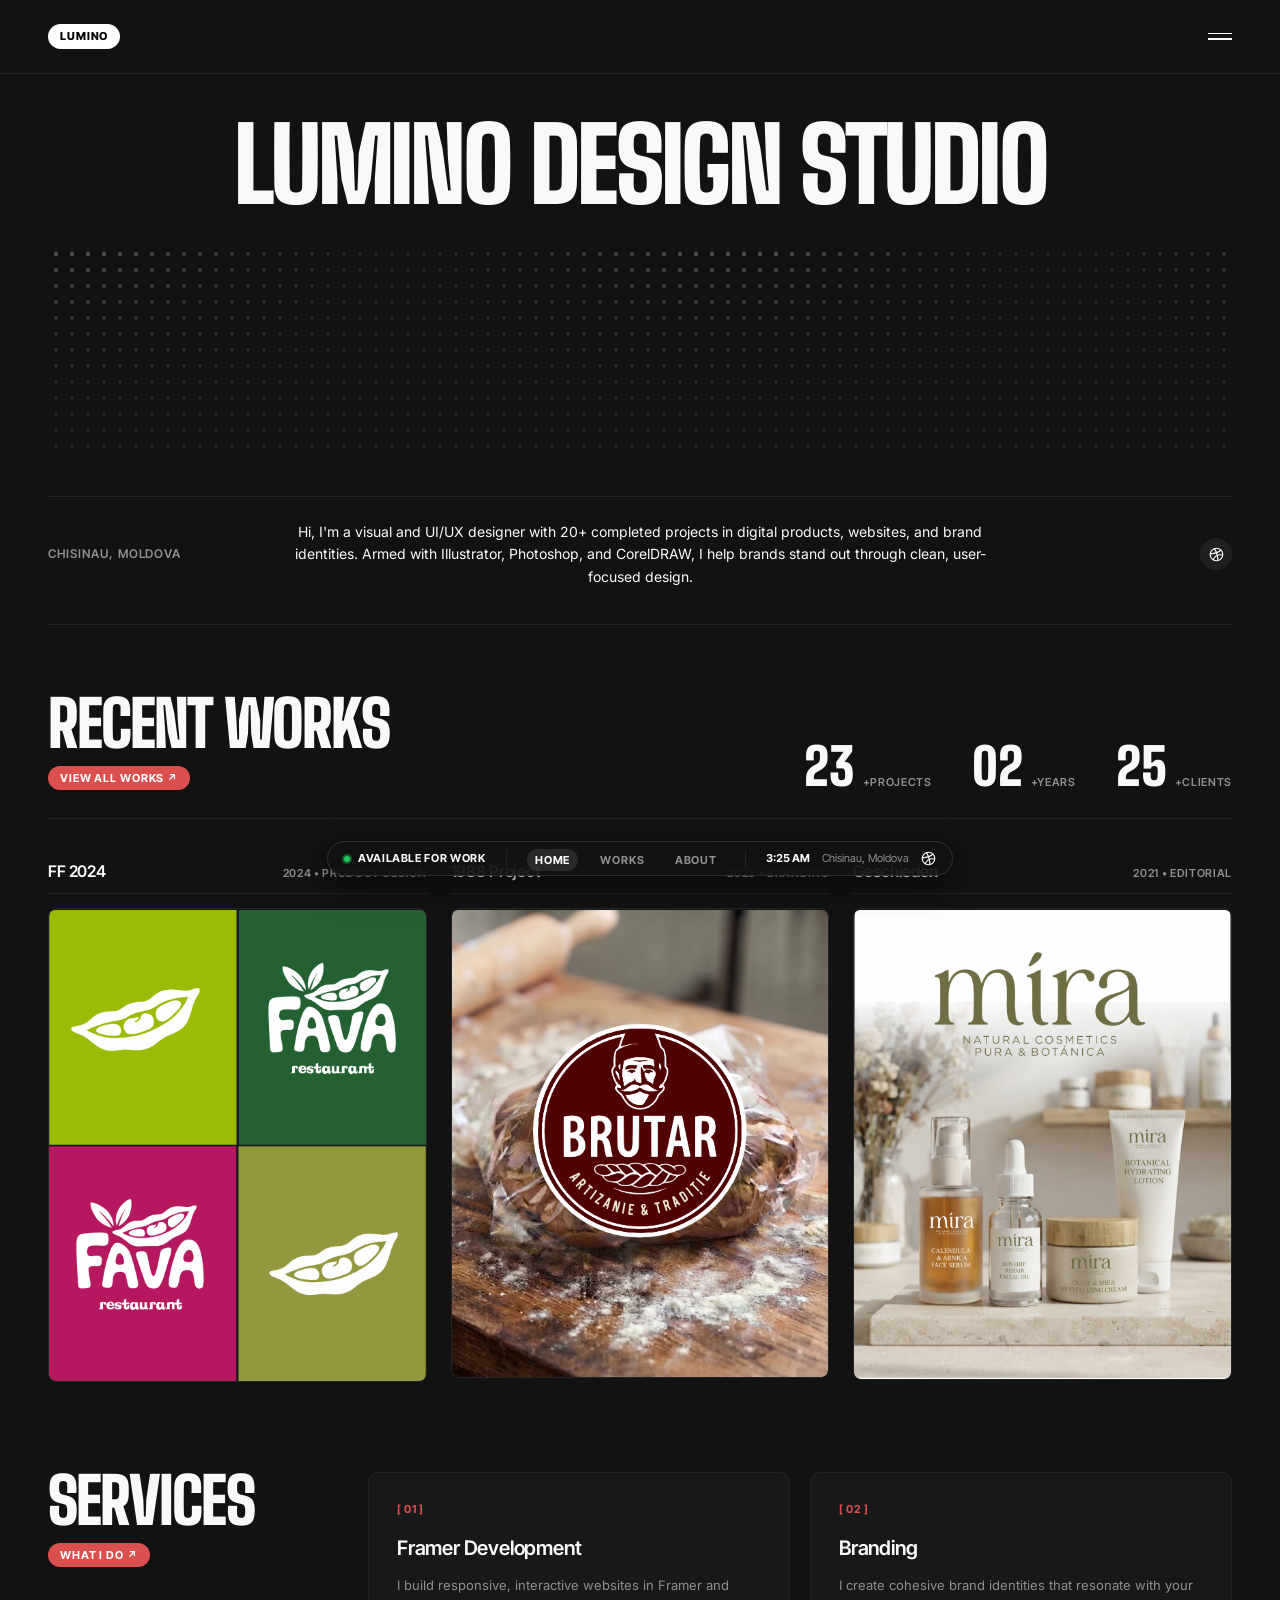
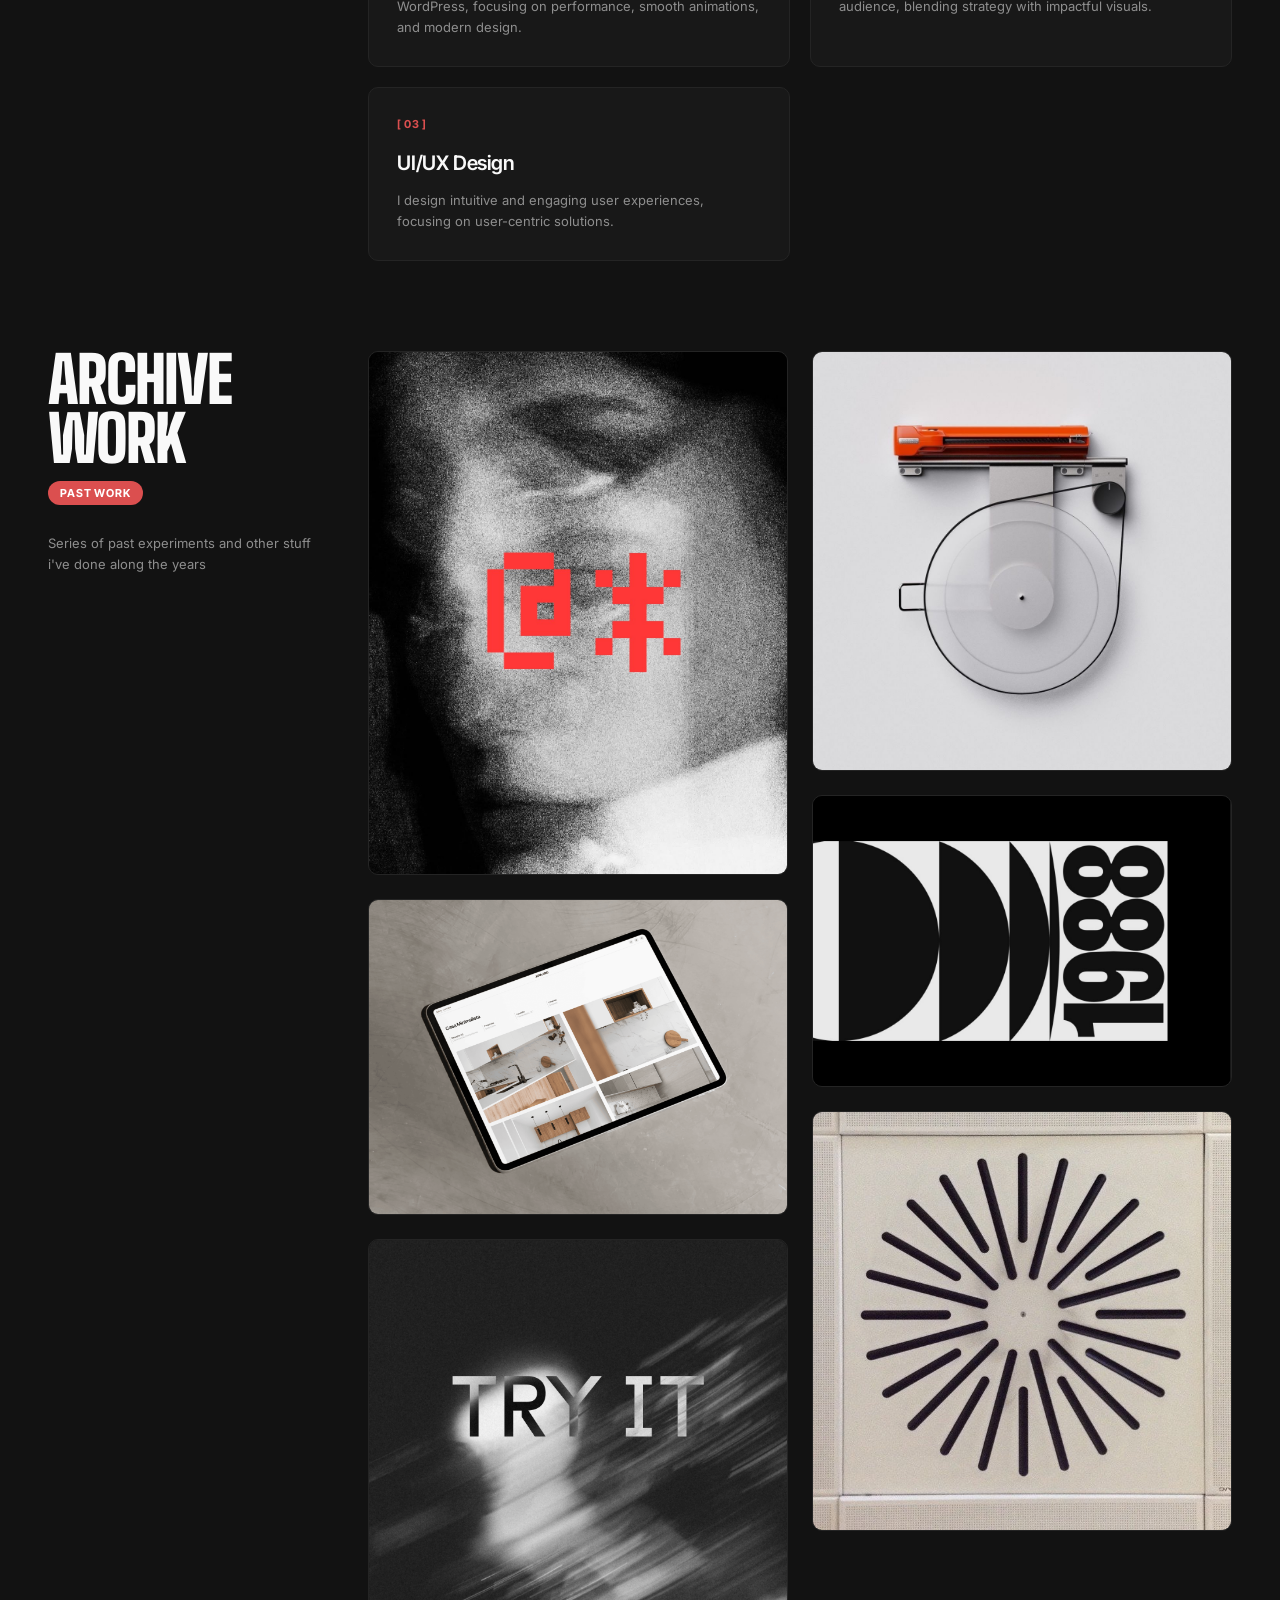
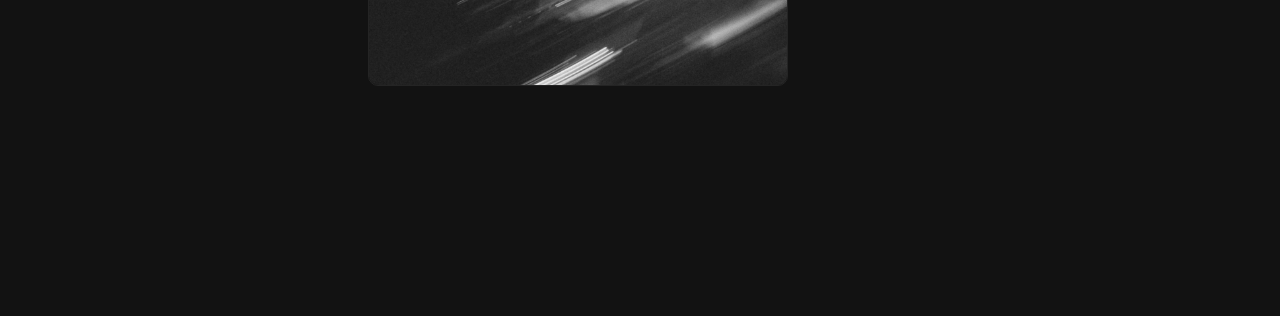
<file: index.html>
<!DOCTYPE html>
<html lang="en">
<head>
    <meta charset="UTF-8">
    <meta name="viewport" content="width=device-width, initial-scale=1.0">
    <title>LUMINO DESIGN STUDIO &mdash; Dark Edition</title>
    <!-- Google Fonts -->
    <link rel="preconnect" href="https://fonts.googleapis.com">
    <link rel="preconnect" href="https://fonts.gstatic.com" crossorigin>
    <link href="https://fonts.googleapis.com/css2?family=Big+Shoulders+Display:wght@700;900&family=Inter+Tight:ital,wght@0,400;0,500;0,600;0,700;1,500;1,700&family=Inter:wght@400;500;600&display=swap" rel="stylesheet">
    <link rel="stylesheet" href="assets/css/main.css">
</head>
<body>

    <!-- Minimal Dark Top Bar -->
    <header class="lumino-top-bar">
        <div class="lumino-container">
            <div class="lumino-top-bar__inner">
                <a href="index.html" class="lumino-logo-pill">Lumino</a>

                <div class="lumino-top-nav-toggle" aria-label="Menu">
                    <span></span>
                    <span></span>
                </div>
            </div>
        </div>
    </header>

    <main>
        <!-- HERO: GIANT TITLE & INTERACTIVE DOT MATRIX CANVAS -->
        <section class="lumino-dark-hero">
            <div class="lumino-container">
                <!-- Giant Editorial Title -->
                <h1 class="lumino-giant-title">LUMINO DESIGN STUDIO</h1>

                <!-- Interactive Dot Matrix / Halftone Grid Canvas -->
                <div class="lumino-canvas-wrapper" aria-hidden="true">
                    <canvas id="lumino-interactive-canvas"></canvas>
                </div>

                <!-- Meta Info Row -->
                <div class="lumino-hero-meta-row">
                    <div class="lumino-hero-meta__location">
                        <span>Chisinau, Moldova</span>
                    </div>

                    <div class="lumino-hero-meta__bio">
                        <p>
                            Hi, I'm a visual and UI/UX designer with 20+ completed projects in digital products, websites, and brand identities. Armed with Illustrator, Photoshop, and CorelDRAW, I help brands stand out through clean, user-focused design.
                        </p>
                    </div>

                    <div class="lumino-hero-meta__social">
                        <a href="https://dribbble.com/Lu_mino" target="_blank" rel="noopener noreferrer" class="lumino-social-icon" aria-label="Dribbble">
                            <svg width="15" height="15" viewBox="0 0 24 24" fill="none" stroke="currentColor" stroke-width="1.9" stroke-linecap="round" stroke-linejoin="round">
                                <circle cx="12" cy="12" r="10"></circle>
                                <path d="M19.13 5.09C15.22 9.14 10 10.44 2.25 10.94"></path>
                                <path d="M21.75 12.84c-6.62-1.41-12.14 1-14.9 7.42"></path>
                                <path d="M8.53 2.74c3.48 4.7 5.25 9.77 5.72 18.52"></path>
                            </svg>
                        </a>
                    </div>
                </div>
            </div>
        </section>

        <!-- RECENT WORKS (3-COLUMN ADAPTIVE GRID) -->
        <section id="works" class="lumino-dark-works">
            <div class="lumino-container">
                <div class="lumino-section-header-row">
                    <div class="lumino-section-heading-block">
                        <h2 class="lumino-section-huge-title">Recent Works</h2>
                        <div>
                            <a href="works.html" class="lumino-badge-red">
                                <span>View All Works &nearr;</span>
                            </a>
                        </div>
                    </div>

                    <!-- Stats Group -->
                    <div class="lumino-stats-group">
                        <div class="lumino-stat-box">
                            <span class="lumino-stat-box__num">23</span>
                            <span class="lumino-stat-box__label">+Projects</span>
                        </div>
                        <div class="lumino-stat-box">
                            <span class="lumino-stat-box__num">02</span>
                            <span class="lumino-stat-box__label">+Years</span>
                        </div>
                        <div class="lumino-stat-box">
                            <span class="lumino-stat-box__num">25</span>
                            <span class="lumino-stat-box__label">+Clients</span>
                        </div>
                    </div>
                </div>

                <!-- 3-Column Adaptive Grid -->
                <div class="lumino-dark-grid-3">
                    <!-- Project 1 -->
                    <article class="lumino-dark-card" data-adaptive="true">
                        <a href="single-project.html">
                            <div class="lumino-dark-card__header">
                                <h3 class="lumino-dark-card__title">FF 2024</h3>
                                <span class="lumino-dark-card__tag">2024 &bull; Product Design</span>
                            </div>
                            <div class="lumino-dark-card__frame lumino-dark-card__frame--adaptive">
                                <img src="assets/images/fava.png" alt="FF 2024" class="lumino-dark-card__img" loading="lazy">
                            </div>
                        </a>
                    </article>

                    <!-- Project 2 -->
                    <article class="lumino-dark-card" data-adaptive="true">
                        <a href="single-project.html">
                            <div class="lumino-dark-card__header">
                                <h3 class="lumino-dark-card__title">1988 Project</h3>
                                <span class="lumino-dark-card__tag">2023 &bull; Branding</span>
                            </div>
                            <div class="lumino-dark-card__frame lumino-dark-card__frame--adaptive">
                                <img src="assets/images/BRUT.png" alt="1988 Project" class="lumino-dark-card__img" loading="lazy">
                            </div>
                        </a>
                    </article>

                    <!-- Project 3 -->
                    <article class="lumino-dark-card" data-adaptive="true">
                        <a href="single-project.html">
                            <div class="lumino-dark-card__header">
                                <h3 class="lumino-dark-card__title">Geschieden</h3>
                                <span class="lumino-dark-card__tag">2021 &bull; Editorial</span>
                            </div>
                            <div class="lumino-dark-card__frame lumino-dark-card__frame--adaptive">
                                <img src="assets/images/MIRA1.png" alt="Geschieden" class="lumino-dark-card__img" loading="lazy">
                            </div>
                        </a>
                    </article>
                </div>
            </div>
        </section>

        <!-- SERVICES SECTION -->
        <section id="services" class="lumino-dark-services">
            <div class="lumino-container">
                <div class="lumino-services-wrapper">
                    <div class="lumino-section-heading-block">
                        <h2 class="lumino-section-huge-title">Services</h2>
                        <div>
                            <span class="lumino-badge-red">What I Do &nearr;</span>
                        </div>
                    </div>

                    <div class="lumino-services-grid">
                        <div class="lumino-service-card">
                            <span class="lumino-service-card__num">[ 01 ]</span>
                            <h3 class="lumino-service-card__title">Framer Development</h3>
                            <p class="lumino-service-card__text">
                                I build responsive, interactive websites in Framer and WordPress, focusing on performance, smooth animations, and modern design.
                            </p>
                        </div>

                        <div class="lumino-service-card">
                            <span class="lumino-service-card__num">[ 02 ]</span>
                            <h3 class="lumino-service-card__title">Branding</h3>
                            <p class="lumino-service-card__text">
                                I create cohesive brand identities that resonate with your audience, blending strategy with impactful visuals.
                            </p>
                        </div>

                        <div class="lumino-service-card">
                            <span class="lumino-service-card__num">[ 03 ]</span>
                            <h3 class="lumino-service-card__title">UI/UX Design</h3>
                            <p class="lumino-service-card__text">
                                I design intuitive and engaging user experiences, focusing on user-centric solutions.
                            </p>
                        </div>
                    </div>
                </div>
            </div>
        </section>

        <!-- ARCHIVE WORK (ASYMMETRIC MASONRY) -->
        <section id="archive" class="lumino-dark-archive">
            <div class="lumino-container">
                <div class="lumino-archive-wrapper">
                    <div class="lumino-section-heading-block">
                        <h2 class="lumino-section-huge-title">Archive<br>Work</h2>
                        <div>
                            <span class="lumino-badge-red">Past Work</span>
                        </div>
                        <p style="font-size: 13px; color: var(--text-secondary); line-height: 1.6; margin-top: 16px;">
                            Series of past experiments and other stuff i've done along the years
                        </p>
                    </div>

                    <div class="lumino-archive-masonry">
                        <!-- Column 1 -->
                        <div class="lumino-archive-column">
                            <div class="lumino-archive-tile">
                                <img src="assets/images/donor/archive_tryit.jpg" alt="Try It" loading="lazy">
                            </div>
                            <div class="lumino-archive-tile">
                                <img src="assets/images/donor/archive_circle.png" alt="Circle Art" loading="lazy">
                            </div>
                            <div class="lumino-archive-tile">
                                <img src="assets/images/donor/archive_face_noise.jpg" alt="Noise Portrait" loading="lazy">
                            </div>
                        </div>

                        <!-- Column 2 -->
                        <div class="lumino-archive-column">
                            <div class="lumino-archive-tile">
                                <img src="assets/images/donor/archive_device.jpg" alt="Hardware Device" loading="lazy">
                            </div>
                            <div class="lumino-archive-tile">
                                <img src="assets/images/donor/archive_tablet.jpg" alt="Tablet Interface" loading="lazy">
                            </div>
                            <div class="lumino-archive-tile">
                                <img src="assets/images/donor/archive_bossanova.jpg" alt="Bossa Nova" loading="lazy">
                            </div>
                        </div>
                    </div>
                </div>
            </div>
        </section>
    </main>

    <!-- FLOATING BOTTOM DOCK NAVIGATION -->
    <nav class="lumino-dock-wrapper" aria-label="Floating Navigation Dock">
        <div class="lumino-dock">
            <!-- Status Pill -->
            <div class="lumino-dock__status">
                <span class="lumino-dock__dot"></span>
                <span>Available for work</span>
            </div>

            <div class="lumino-dock__divider"></div>

            <!-- Navigation Links -->
            <ul class="lumino-dock__menu">
                <li><a href="index.html" class="active">Home</a></li>
                <li><a href="works.html">Works</a></li>
                <li><a href="about.html">About</a></li>
            </ul>

            <div class="lumino-dock__divider"></div>

            <!-- Live Clock & Dribbble -->
            <div class="lumino-dock__meta">
                <span id="lumino-live-clock" class="lumino-dock__time" data-timezone="Europe/Chisinau">7:00 AM</span>
                <span>Chisinau, Moldova</span>
                <a href="https://dribbble.com/Lu_mino" target="_blank" rel="noopener noreferrer" class="lumino-dock__dribbble" aria-label="Dribbble">
                    <svg width="15" height="15" viewBox="0 0 24 24" fill="none" stroke="currentColor" stroke-width="1.9" stroke-linecap="round" stroke-linejoin="round">
                        <circle cx="12" cy="12" r="10"></circle>
                        <path d="M19.13 5.09C15.22 9.14 10 10.44 2.25 10.94"></path>
                        <path d="M21.75 12.84c-6.62-1.41-12.14 1-14.9 7.42"></path>
                        <path d="M8.53 2.74c3.48 4.7 5.25 9.77 5.72 18.52"></path>
                    </svg>
                </a>
            </div>
        </div>
    </nav>

    <!-- Scripts -->
    <script src="assets/js/main.js"></script>
</body>
</html>
</file>
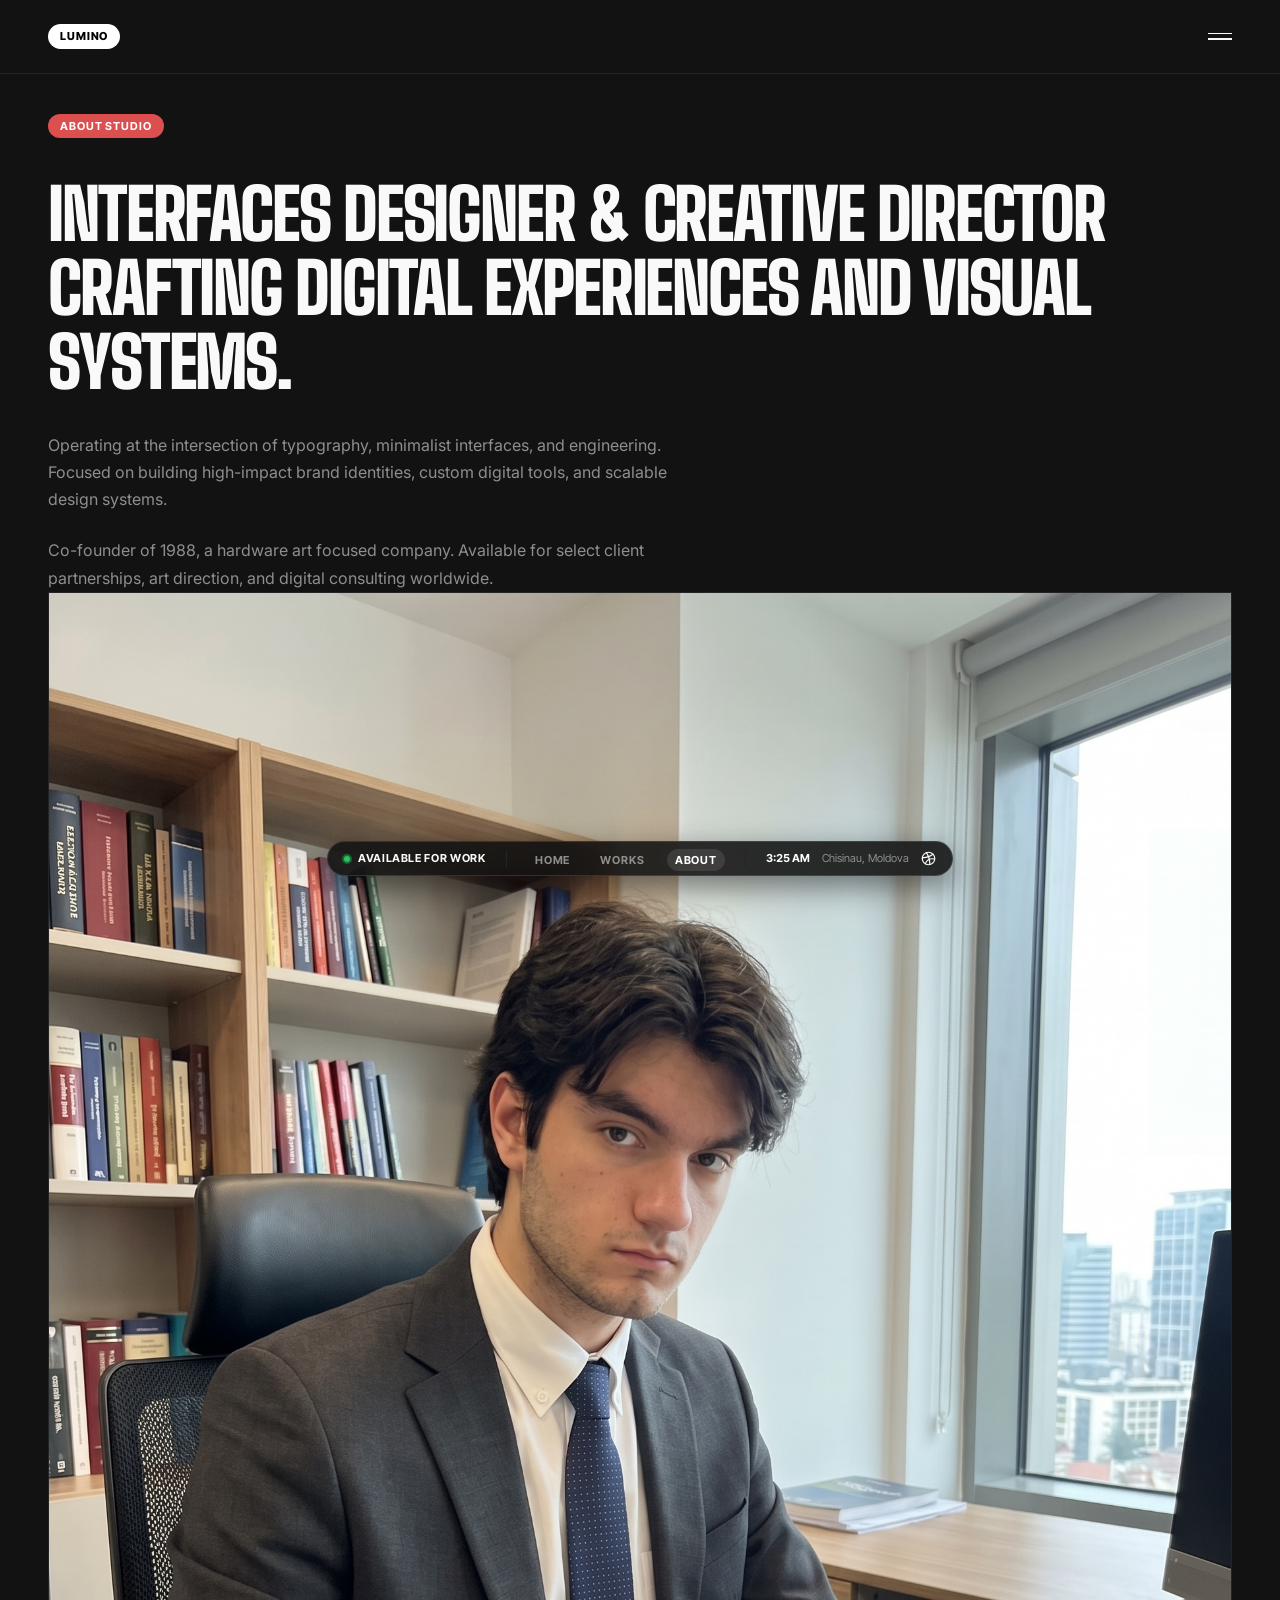
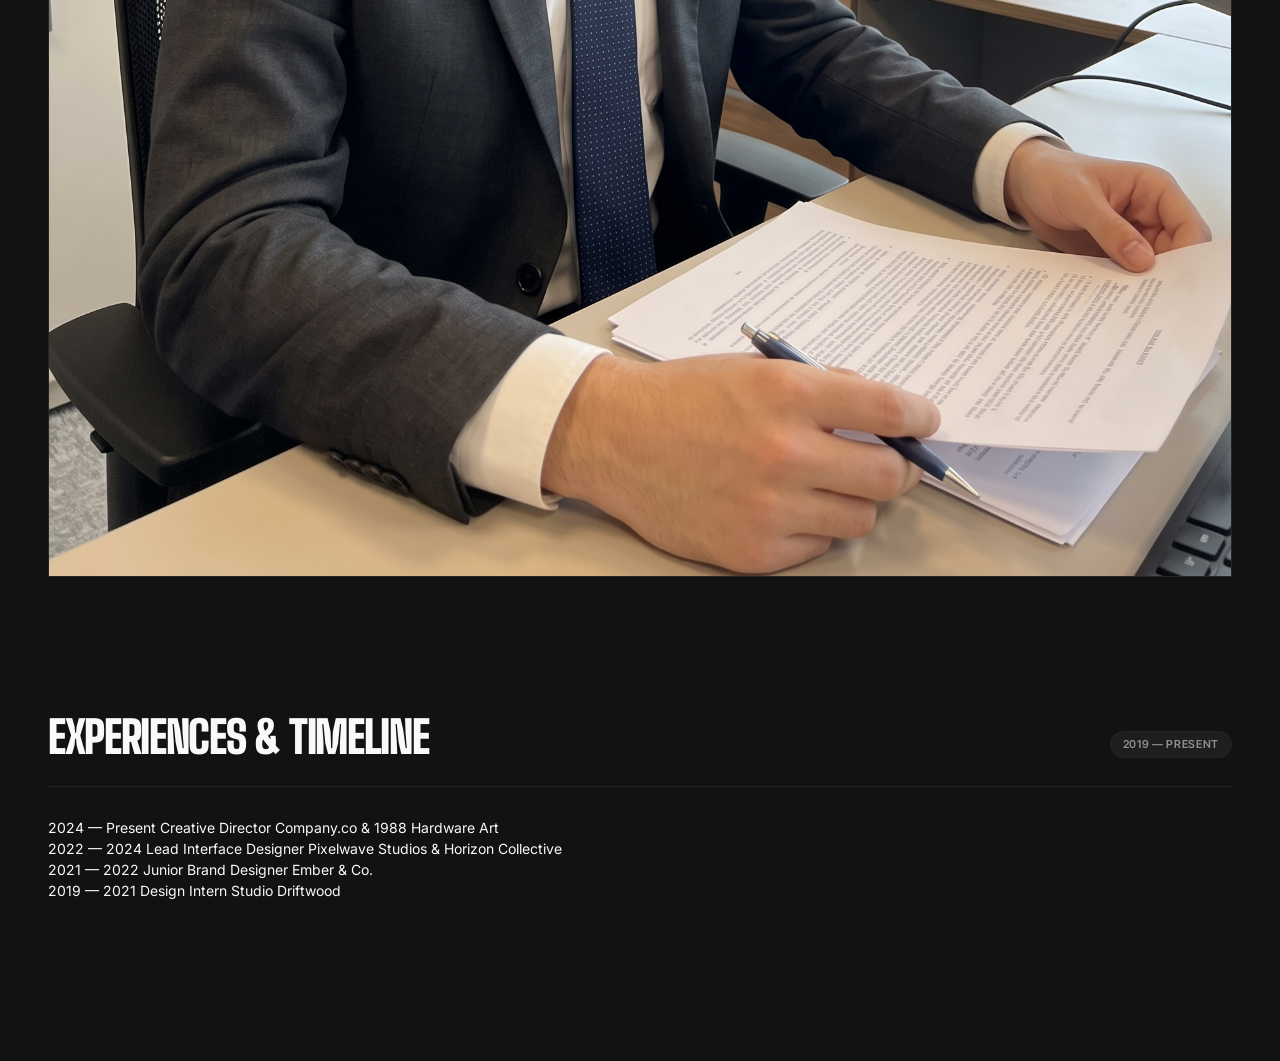
<file: about.html>
<!DOCTYPE html>
<html lang="en">
<head>
    <meta charset="UTF-8">
    <meta name="viewport" content="width=device-width, initial-scale=1.0">
    <title>About &mdash; LUMINO DESIGN STUDIO (Dark Edition)</title>
    <!-- Google Fonts -->
    <link rel="preconnect" href="https://fonts.googleapis.com">
    <link rel="preconnect" href="https://fonts.gstatic.com" crossorigin>
    <link href="https://fonts.googleapis.com/css2?family=Big+Shoulders+Display:wght@700;900&family=Inter+Tight:ital,wght@0,400;0,500;0,600;0,700;1,500;1,700&family=Inter:wght@400;500;600&display=swap" rel="stylesheet">
    <link rel="stylesheet" href="assets/css/main.css">
</head>
<body>

    <!-- Minimal Dark Top Bar -->
    <header class="lumino-top-bar">
        <div class="lumino-container">
            <div class="lumino-top-bar__inner">
                <a href="index.html" class="lumino-logo-pill">Lumino</a>
                <div class="lumino-top-nav-toggle" aria-label="Menu">
                    <span></span>
                    <span></span>
                </div>
            </div>
        </div>
    </header>

    <main>
        <section class="lumino-dark-hero">
            <div class="lumino-container">
                <div class="lumino-about-grid">
                    <!-- Bio Info -->
                    <div>
                        <span class="lumino-badge-red" style="margin-bottom: 24px;">About Studio</span>
                        <h1 class="lumino-section-huge-title" style="font-size: clamp(2.5rem, 5.5vw, 4.5rem); margin-top: 16px; margin-bottom: 32px; line-height: 1.05;">
                            Interfaces designer &amp; creative director crafting digital experiences and visual systems.
                        </h1>
                        <p style="font-size: 16px; line-height: 1.7; color: var(--text-secondary); max-width: 620px; margin-bottom: 24px;">
                            Operating at the intersection of typography, minimalist interfaces, and engineering. Focused on building high-impact brand identities, custom digital tools, and scalable design systems.
                        </p>
                        <p style="font-size: 16px; line-height: 1.7; color: var(--text-secondary); max-width: 620px;">
                            Co-founder of 1988, a hardware art focused company. Available for select client partnerships, art direction, and digital consulting worldwide.
                        </p>
                    </div>

                    <!-- Profile Photo (me.jpg from user assets) -->
                    <div class="lumino-about-photo" style="border: 1px solid var(--border-color);">
                        <img src="assets/images/me.jpg" alt="Lumino Profile Photo" loading="eager">
                    </div>
                </div>

                <!-- Experience Timeline -->
                <div class="lumino-timeline" style="border-top-color: var(--border-color); margin-top: 80px; padding-top: 60px;">
                    <div class="lumino-section-header-row" style="margin-bottom: 30px;">
                        <h2 class="lumino-section-huge-title" style="font-size: clamp(2rem, 3.5vw, 3rem);">Experiences &amp; Timeline</h2>
                        <span class="lumino-badge-subtle">2019 &mdash; Present</span>
                    </div>

                    <div class="lumino-timeline-list">
                        <div class="lumino-timeline-item" style="border-bottom-color: var(--border-color);">
                            <span class="lumino-timeline-year">2024 &mdash; Present</span>
                            <span class="lumino-timeline-role">Creative Director</span>
                            <span class="lumino-timeline-company">Company.co &amp; 1988 Hardware Art</span>
                        </div>
                        <div class="lumino-timeline-item" style="border-bottom-color: var(--border-color);">
                            <span class="lumino-timeline-year">2022 &mdash; 2024</span>
                            <span class="lumino-timeline-role">Lead Interface Designer</span>
                            <span class="lumino-timeline-company">Pixelwave Studios &amp; Horizon Collective</span>
                        </div>
                        <div class="lumino-timeline-item" style="border-bottom-color: var(--border-color);">
                            <span class="lumino-timeline-year">2021 &mdash; 2022</span>
                            <span class="lumino-timeline-role">Junior Brand Designer</span>
                            <span class="lumino-timeline-company">Ember &amp; Co.</span>
                        </div>
                        <div class="lumino-timeline-item" style="border-bottom-color: var(--border-color);">
                            <span class="lumino-timeline-year">2019 &mdash; 2021</span>
                            <span class="lumino-timeline-role">Design Intern</span>
                            <span class="lumino-timeline-company">Studio Driftwood</span>
                        </div>
                    </div>
                </div>
            </div>
        </section>
    </main>

    <!-- FLOATING BOTTOM DOCK NAVIGATION -->
    <nav class="lumino-dock-wrapper" aria-label="Floating Navigation Dock">
        <div class="lumino-dock">
            <div class="lumino-dock__status">
                <span class="lumino-dock__dot"></span>
                <span>Available for work</span>
            </div>

            <div class="lumino-dock__divider"></div>

            <ul class="lumino-dock__menu">
                <li><a href="index.html">Home</a></li>
                <li><a href="works.html">Works</a></li>
                <li><a href="about.html" class="active">About</a></li>
            </ul>

            <div class="lumino-dock__divider"></div>

            <div class="lumino-dock__meta">
                <span id="lumino-live-clock" class="lumino-dock__time" data-timezone="Europe/Chisinau">7:00 AM</span>
                <span>Chisinau, Moldova</span>
                <a href="https://dribbble.com/Lu_mino" target="_blank" rel="noopener noreferrer" class="lumino-dock__dribbble" aria-label="Dribbble">
                    <svg width="15" height="15" viewBox="0 0 24 24" fill="none" stroke="currentColor" stroke-width="1.9" stroke-linecap="round" stroke-linejoin="round">
                        <circle cx="12" cy="12" r="10"></circle>
                        <path d="M19.13 5.09C15.22 9.14 10 10.44 2.25 10.94"></path>
                        <path d="M21.75 12.84c-6.62-1.41-12.14 1-14.9 7.42"></path>
                        <path d="M8.53 2.74c3.48 4.7 5.25 9.77 5.72 18.52"></path>
                    </svg>
                </a>
            </div>
        </div>
    </nav>

    <script src="assets/js/main.js"></script>
</body>
</html>
</file>
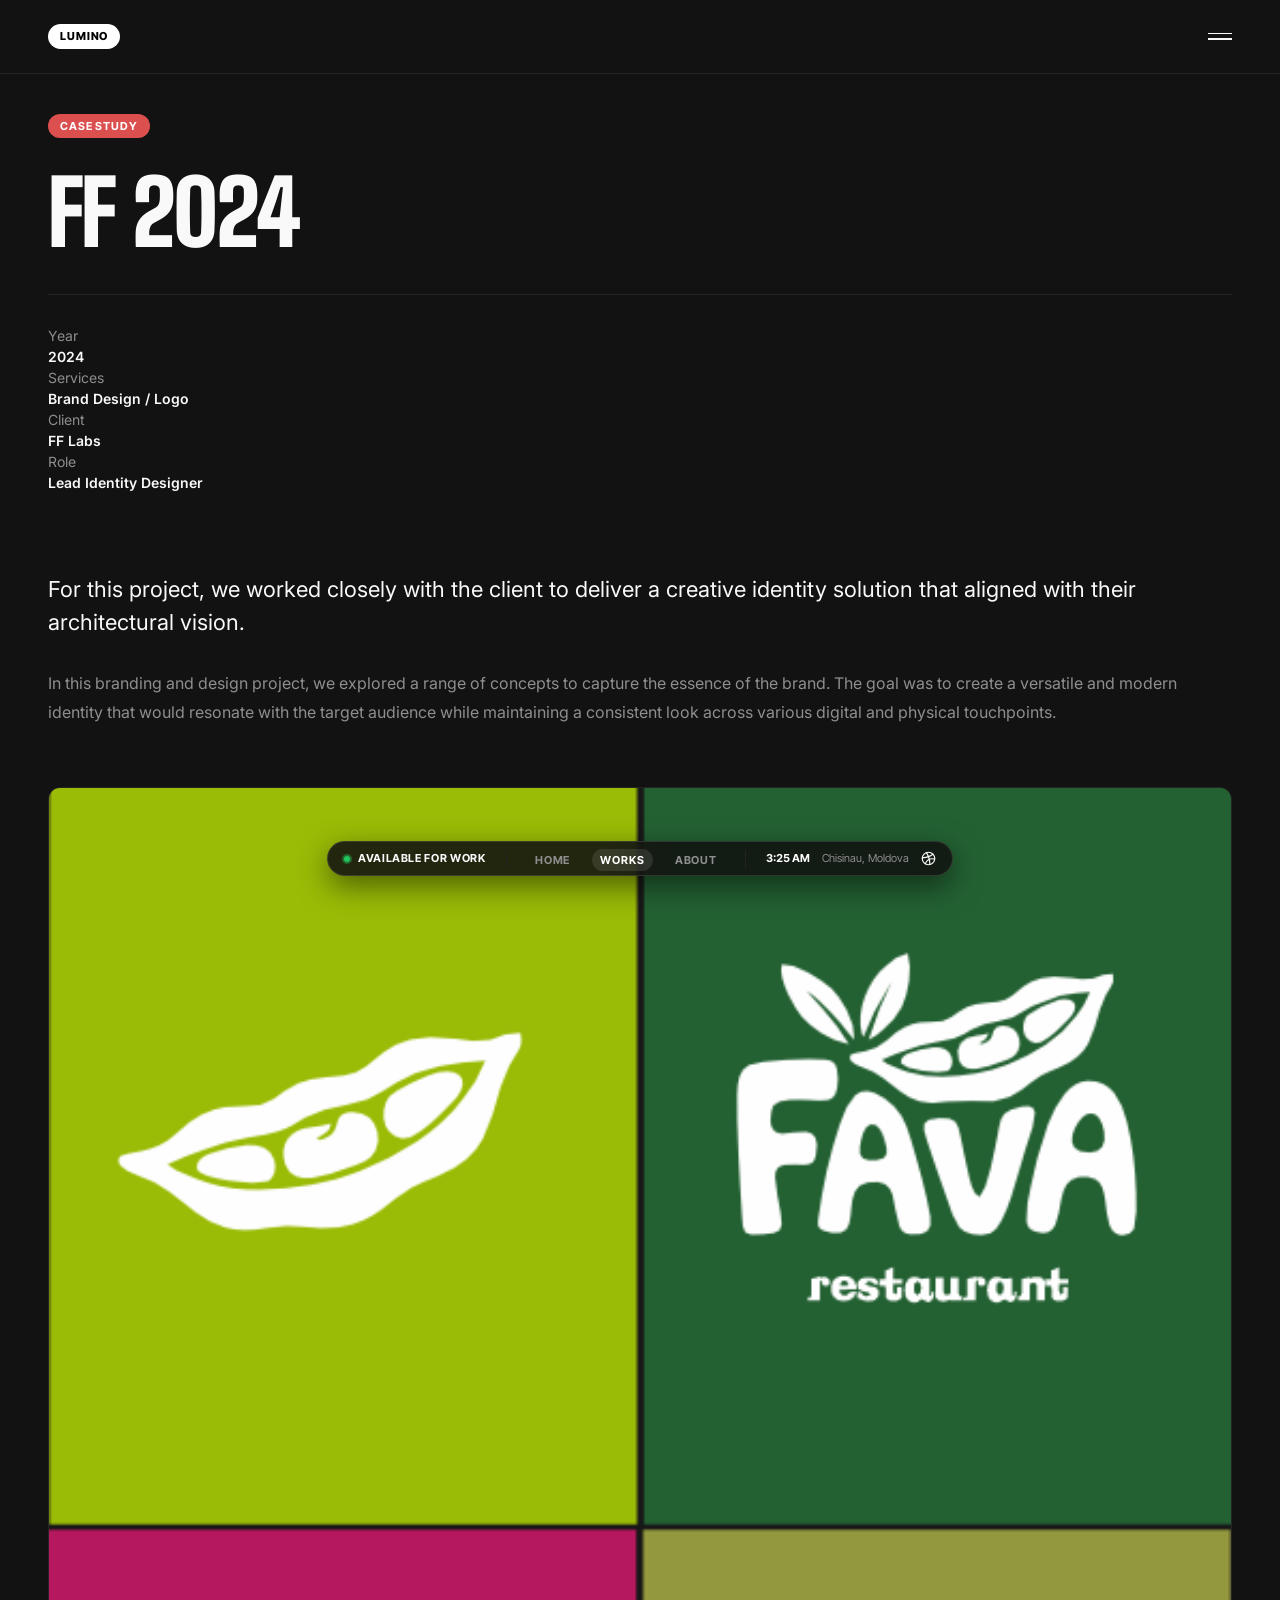
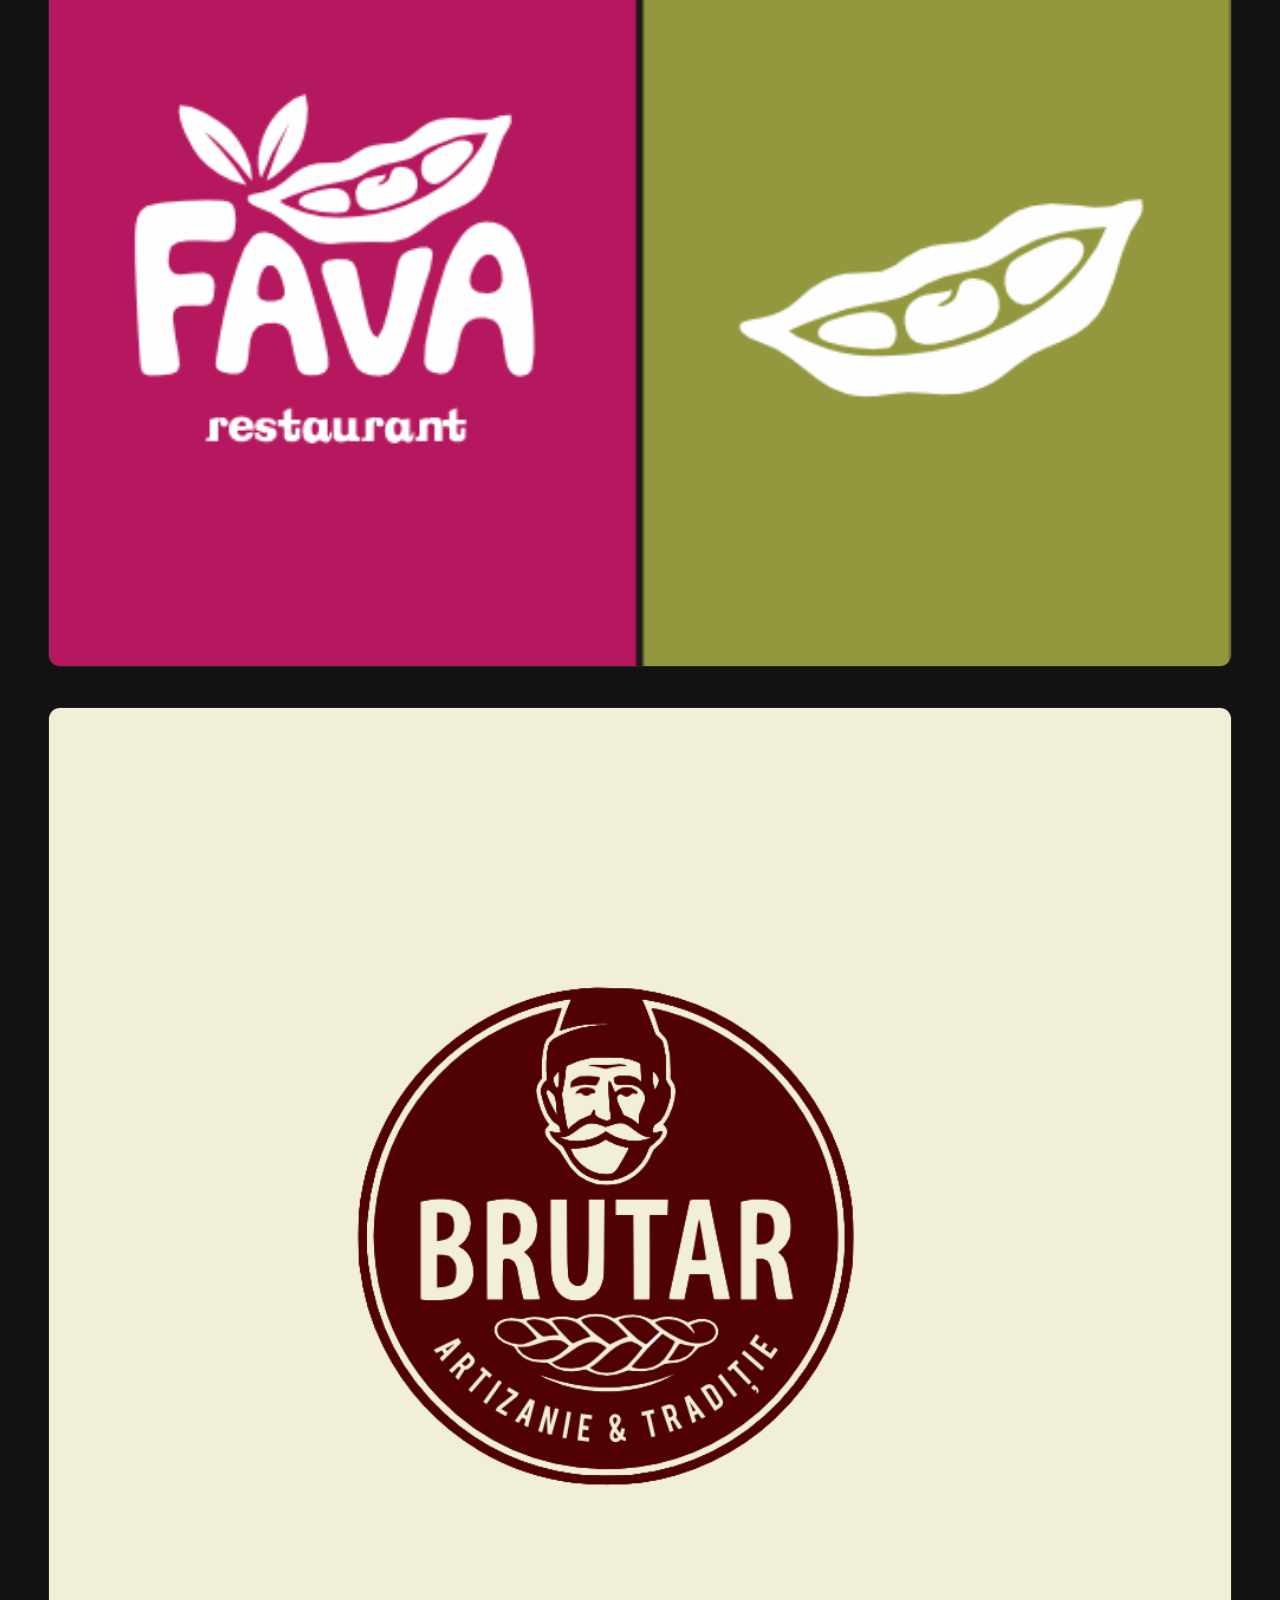
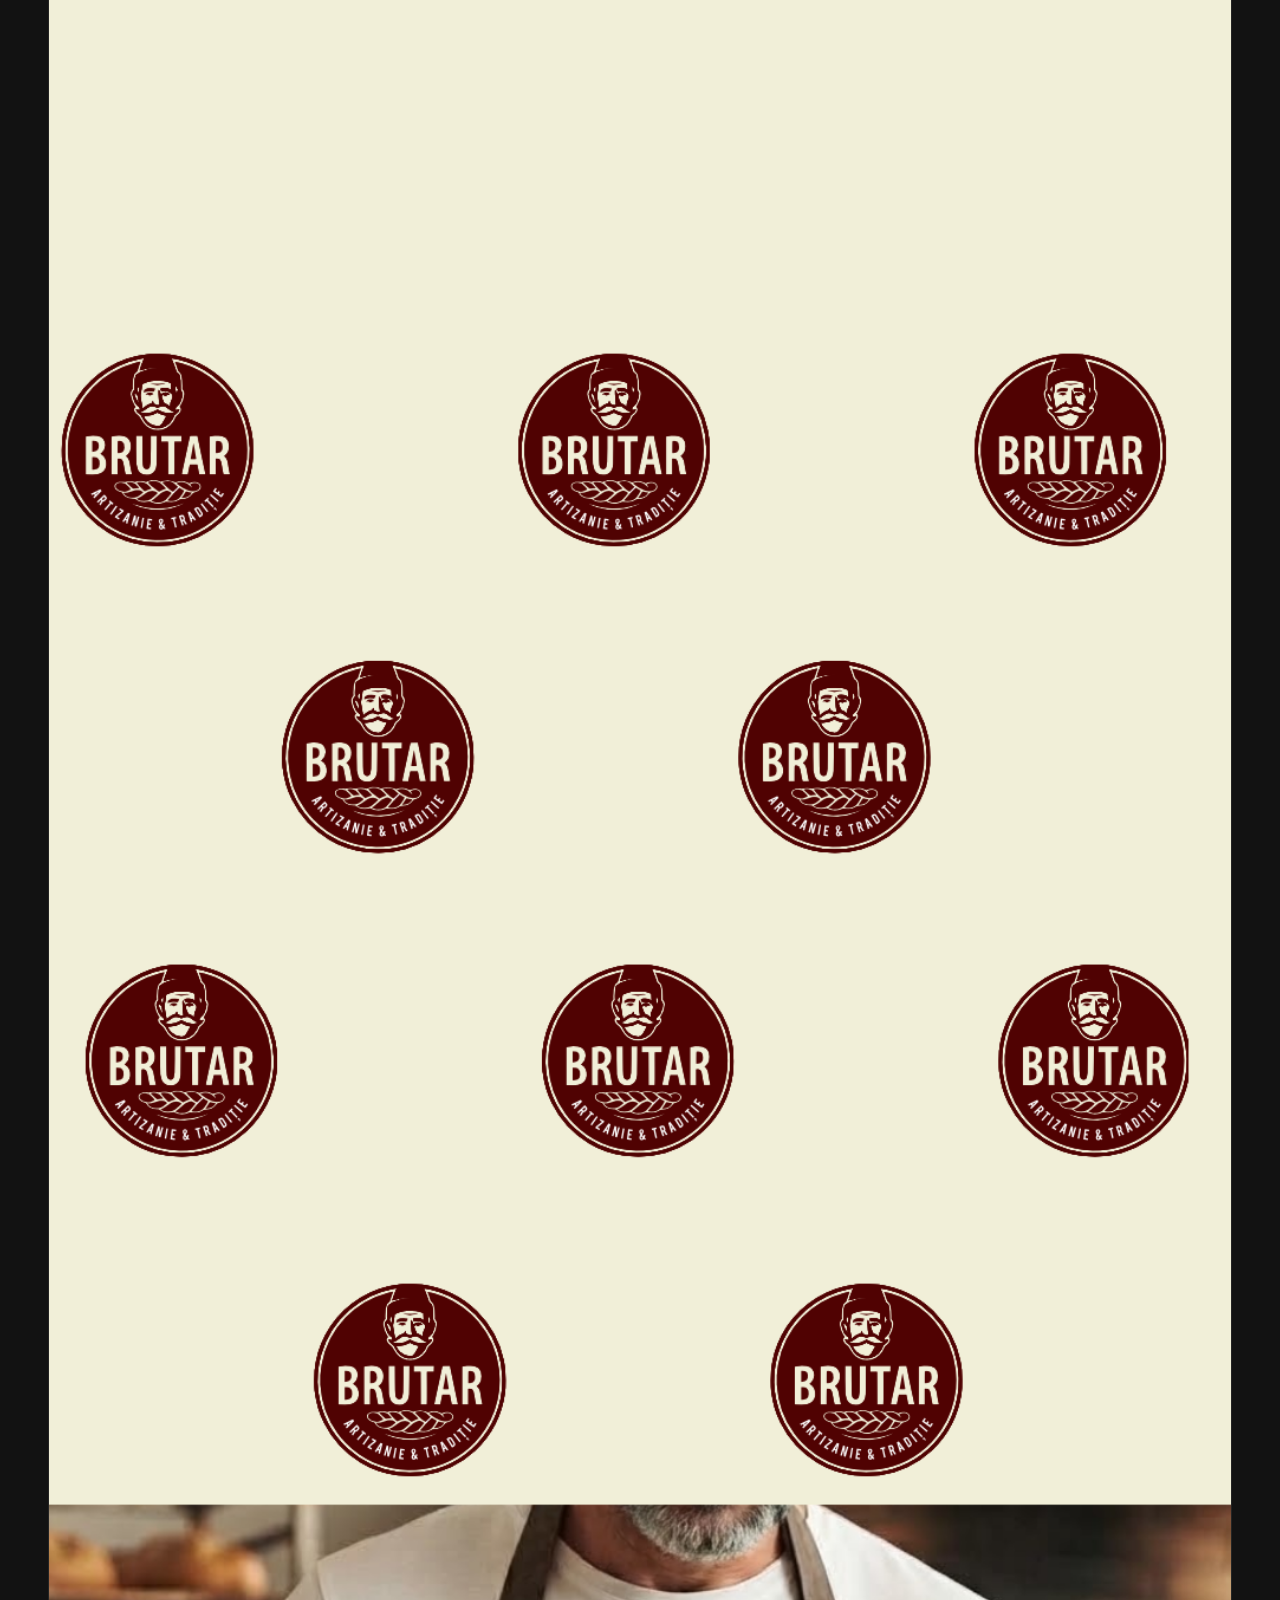
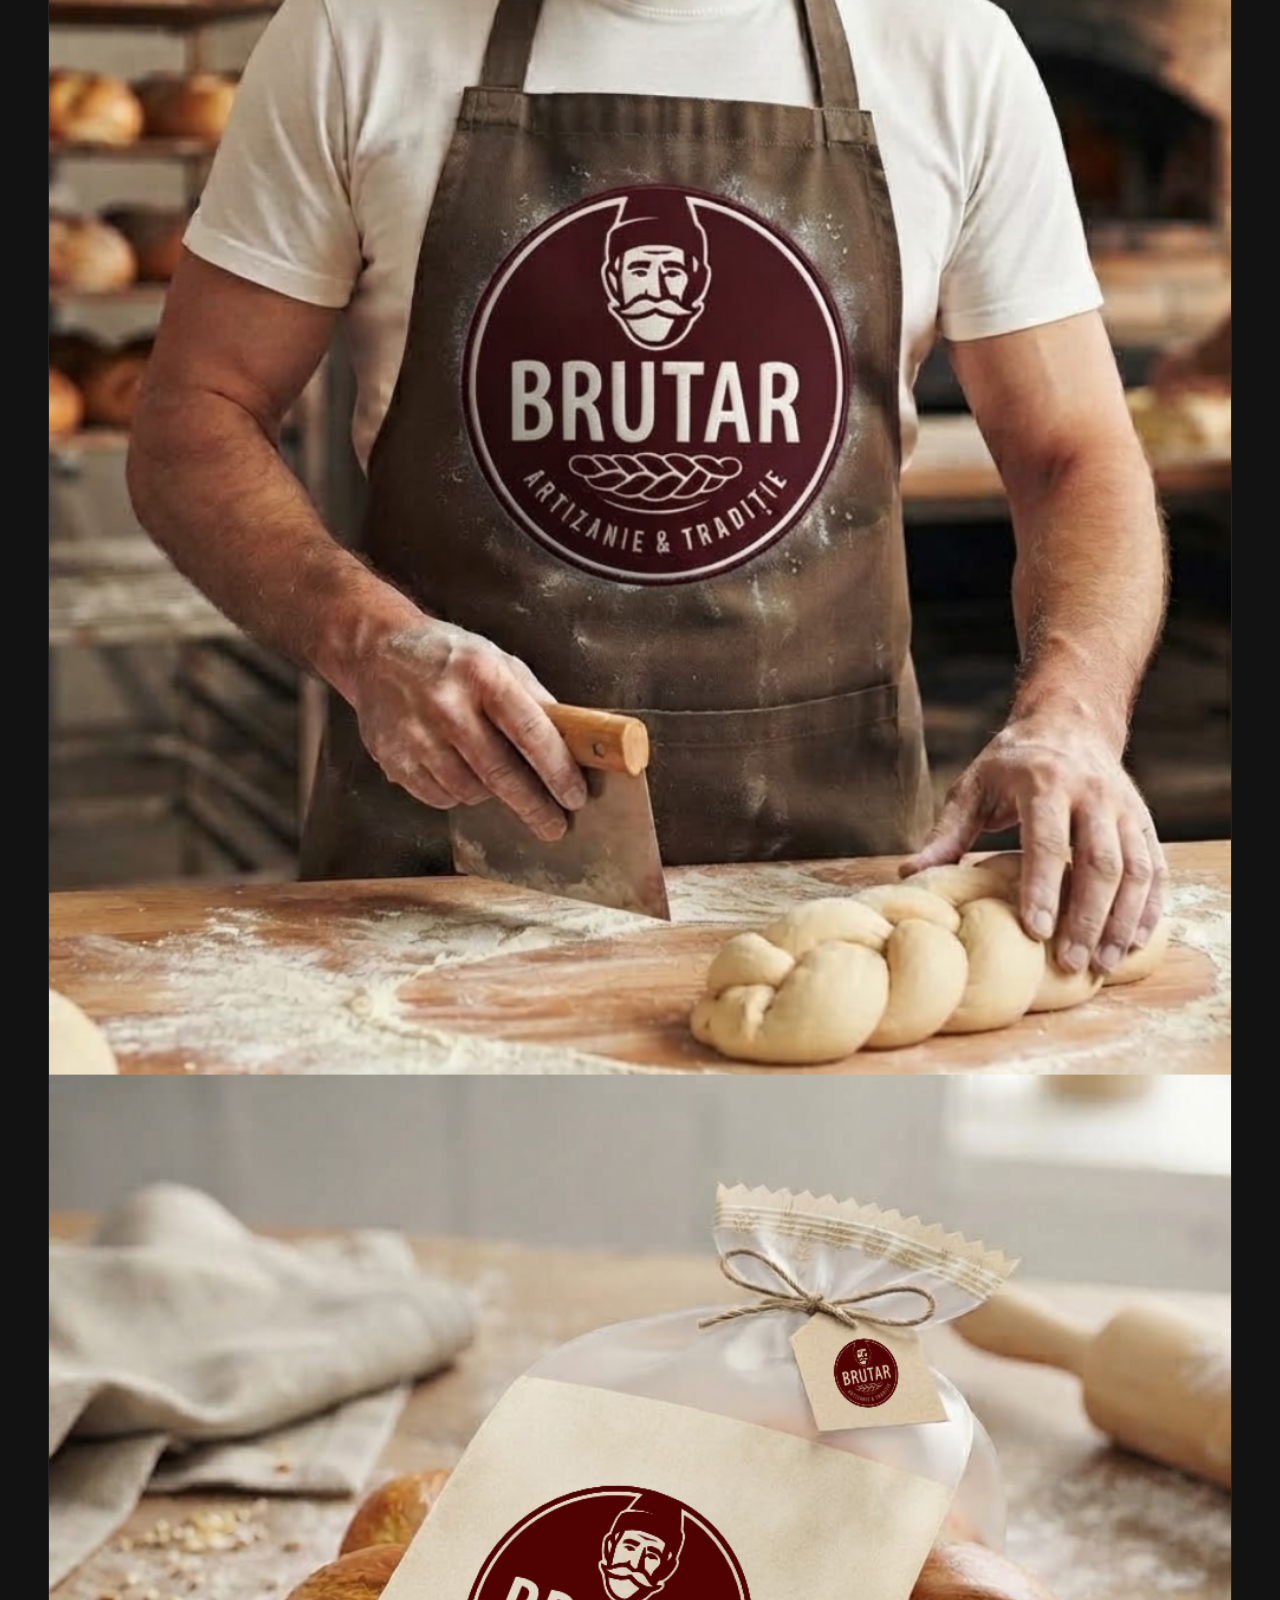
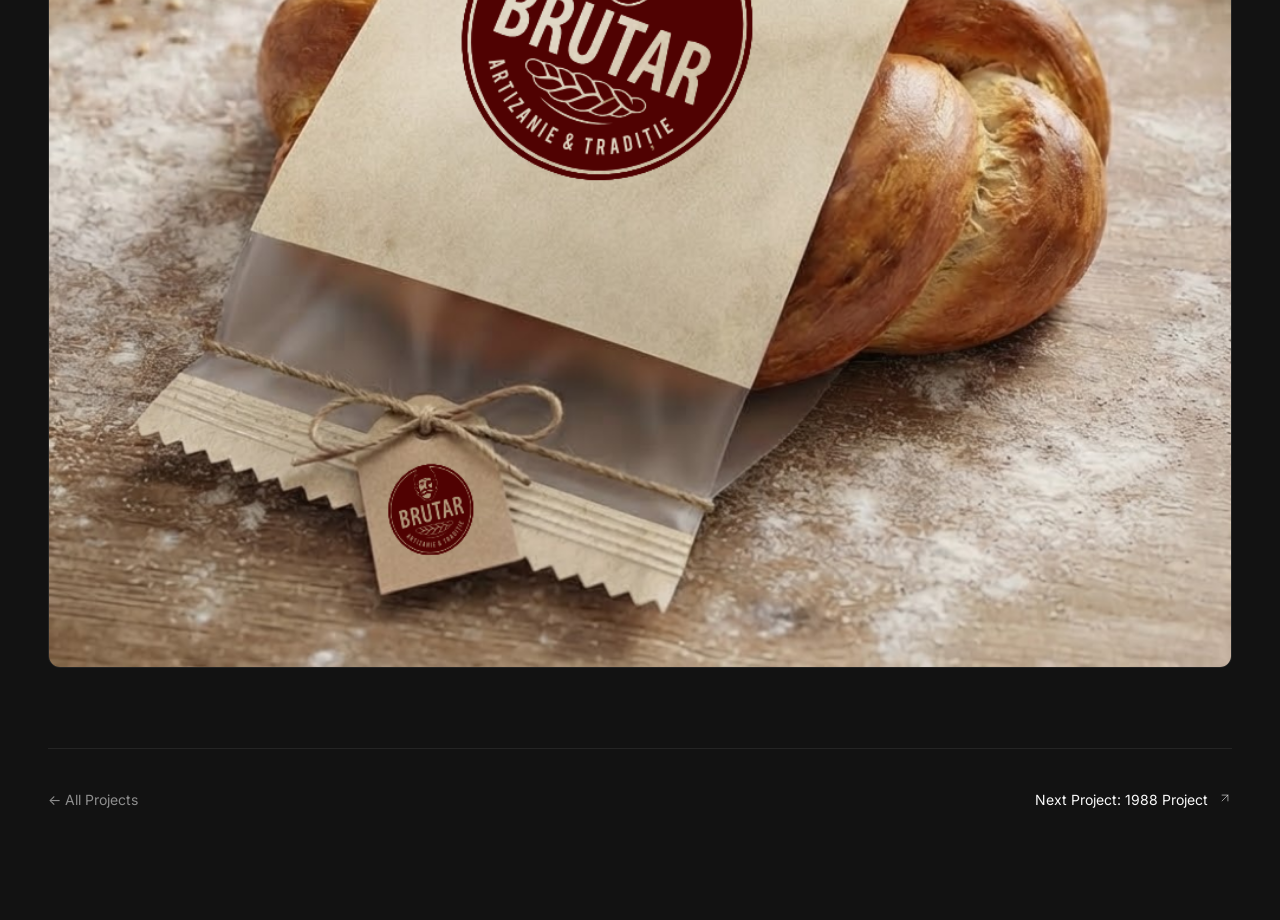
<file: single-project.html>
<!DOCTYPE html>
<html lang="en">
<head>
    <meta charset="UTF-8">
    <meta name="viewport" content="width=device-width, initial-scale=1.0">
    <title>FF 2024 &mdash; Case Study &mdash; LUMINO DESIGN STUDIO (Dark Edition)</title>
    <!-- Google Fonts -->
    <link rel="preconnect" href="https://fonts.googleapis.com">
    <link rel="preconnect" href="https://fonts.gstatic.com" crossorigin>
    <link href="https://fonts.googleapis.com/css2?family=Big+Shoulders+Display:wght@700;900&family=Inter+Tight:ital,wght@0,400;0,500;0,600;0,700;1,500;1,700&family=Inter:wght@400;500;600&display=swap" rel="stylesheet">
    <link rel="stylesheet" href="assets/css/main.css">
</head>
<body>

    <!-- Minimal Dark Top Bar -->
    <header class="lumino-top-bar">
        <div class="lumino-container">
            <div class="lumino-top-bar__inner">
                <a href="index.html" class="lumino-logo-pill">Lumino</a>
                <div class="lumino-top-nav-toggle" aria-label="Menu">
                    <span></span>
                    <span></span>
                </div>
            </div>
        </div>
    </header>

    <main>
        <!-- Project Info Bar -->
        <section class="lumino-dark-hero" style="padding-bottom: 40px;">
            <div class="lumino-container">
                <span class="lumino-badge-red" style="margin-bottom: 20px;">Case Study</span>
                <h1 class="lumino-section-huge-title" style="font-size: clamp(3rem, 7vw, 6.5rem); margin-top: 14px; margin-bottom: 40px;">
                    FF 2024
                </h1>

                <div class="lumino-project-info-grid" style="padding-top: 30px; border-top: 1px solid var(--border-color);">
                    <div class="lumino-info-block">
                        <p class="lumino-info-block__label" style="color: var(--text-secondary);">Year</p>
                        <p class="lumino-info-block__val" style="color: var(--text-primary); font-weight: 600;">2024</p>
                    </div>
                    <div class="lumino-info-block">
                        <p class="lumino-info-block__label" style="color: var(--text-secondary);">Services</p>
                        <p class="lumino-info-block__val" style="color: var(--text-primary); font-weight: 600;">Brand Design / Logo</p>
                    </div>
                    <div class="lumino-info-block">
                        <p class="lumino-info-block__label" style="color: var(--text-secondary);">Client</p>
                        <p class="lumino-info-block__val" style="color: var(--text-primary); font-weight: 600;">FF Labs</p>
                    </div>
                    <div class="lumino-info-block">
                        <p class="lumino-info-block__label" style="color: var(--text-secondary);">Role</p>
                        <p class="lumino-info-block__val" style="color: var(--text-primary); font-weight: 600;">Lead Identity Designer</p>
                    </div>
                </div>
            </div>
        </section>

        <!-- Project Presentation -->
        <section class="lumino-project-content" style="padding-top: 40px;">
            <div class="lumino-container">
                <div class="lumino-project-lead" style="color: var(--text-primary); font-size: 22px; line-height: 1.5; margin-bottom: 30px;">
                    <p>
                        For this project, we worked closely with the client to deliver a creative identity solution that aligned with their architectural vision.
                    </p>
                </div>

                <div class="lumino-project-body" style="color: var(--text-secondary); font-size: 16px; line-height: 1.8; margin-bottom: 60px;">
                    <p>
                        In this branding and design project, we explored a range of concepts to capture the essence of the brand. The goal was to create a versatile and modern identity that would resonate with the target audience while maintaining a consistent look across various digital and physical touchpoints.
                    </p>
                </div>

                <!-- Showcase Media (Adaptive card + High-res presentation scroll) -->
                <div class="lumino-project-gallery">
                    <div class="lumino-gallery-item" style="background: var(--card-bg); border: 1px solid var(--border-color); border-radius: 12px; overflow: hidden; margin-bottom: 40px;">
                        <img src="assets/images/fava.png" alt="FF 2024 Showcase" loading="eager" style="width: 100%; height: auto;">
                    </div>
                    <div class="lumino-gallery-item" style="background: var(--card-bg); border: 1px solid var(--border-color); border-radius: 12px; overflow: hidden;">
                        <img src="assets/images/BRUTAR.png" alt="Full Presentation" loading="lazy" style="width: 100%; height: auto;">
                    </div>
                </div>

                <!-- Next Project Footer Navigation -->
                <div style="margin-top: 80px; padding-top: 40px; border-top: 1px solid var(--border-color); display: flex; justify-content: space-between; align-items: center;">
                    <a href="works.html" class="lumino-section-link" style="color: var(--text-secondary);">
                        &larr; All Projects
                    </a>

                    <a href="single-project.html" class="lumino-section-link" style="color: var(--text-primary);">
                        <span>Next Project: 1988 Project</span>
                        <svg viewBox="0 0 24 24" fill="none" stroke="currentColor" stroke-linecap="round" stroke-linejoin="round" style="width: 14px; height: 14px; margin-left: 6px;">
                            <line x1="7" y1="17" x2="17" y2="7"></line>
                            <polyline points="7 7 17 7 17 17"></polyline>
                        </svg>
                    </a>
                </div>
            </div>
        </section>
    </main>

    <!-- FLOATING BOTTOM DOCK NAVIGATION -->
    <nav class="lumino-dock-wrapper" aria-label="Floating Navigation Dock">
        <div class="lumino-dock">
            <div class="lumino-dock__status">
                <span class="lumino-dock__dot"></span>
                <span>Available for work</span>
            </div>

            <div class="lumino-dock__divider"></div>

            <ul class="lumino-dock__menu">
                <li><a href="index.html">Home</a></li>
                <li><a href="works.html" class="active">Works</a></li>
                <li><a href="about.html">About</a></li>
            </ul>

            <div class="lumino-dock__divider"></div>

            <div class="lumino-dock__meta">
                <span id="lumino-live-clock" class="lumino-dock__time" data-timezone="Europe/Chisinau">7:00 AM</span>
                <span>Chisinau, Moldova</span>
                <a href="https://dribbble.com/Lu_mino" target="_blank" rel="noopener noreferrer" class="lumino-dock__dribbble" aria-label="Dribbble">
                    <svg width="15" height="15" viewBox="0 0 24 24" fill="none" stroke="currentColor" stroke-width="1.9" stroke-linecap="round" stroke-linejoin="round">
                        <circle cx="12" cy="12" r="10"></circle>
                        <path d="M19.13 5.09C15.22 9.14 10 10.44 2.25 10.94"></path>
                        <path d="M21.75 12.84c-6.62-1.41-12.14 1-14.9 7.42"></path>
                        <path d="M8.53 2.74c3.48 4.7 5.25 9.77 5.72 18.52"></path>
                    </svg>
                </a>
            </div>
        </div>
    </nav>

    <script src="assets/js/main.js"></script>
</body>
</html>
</file>
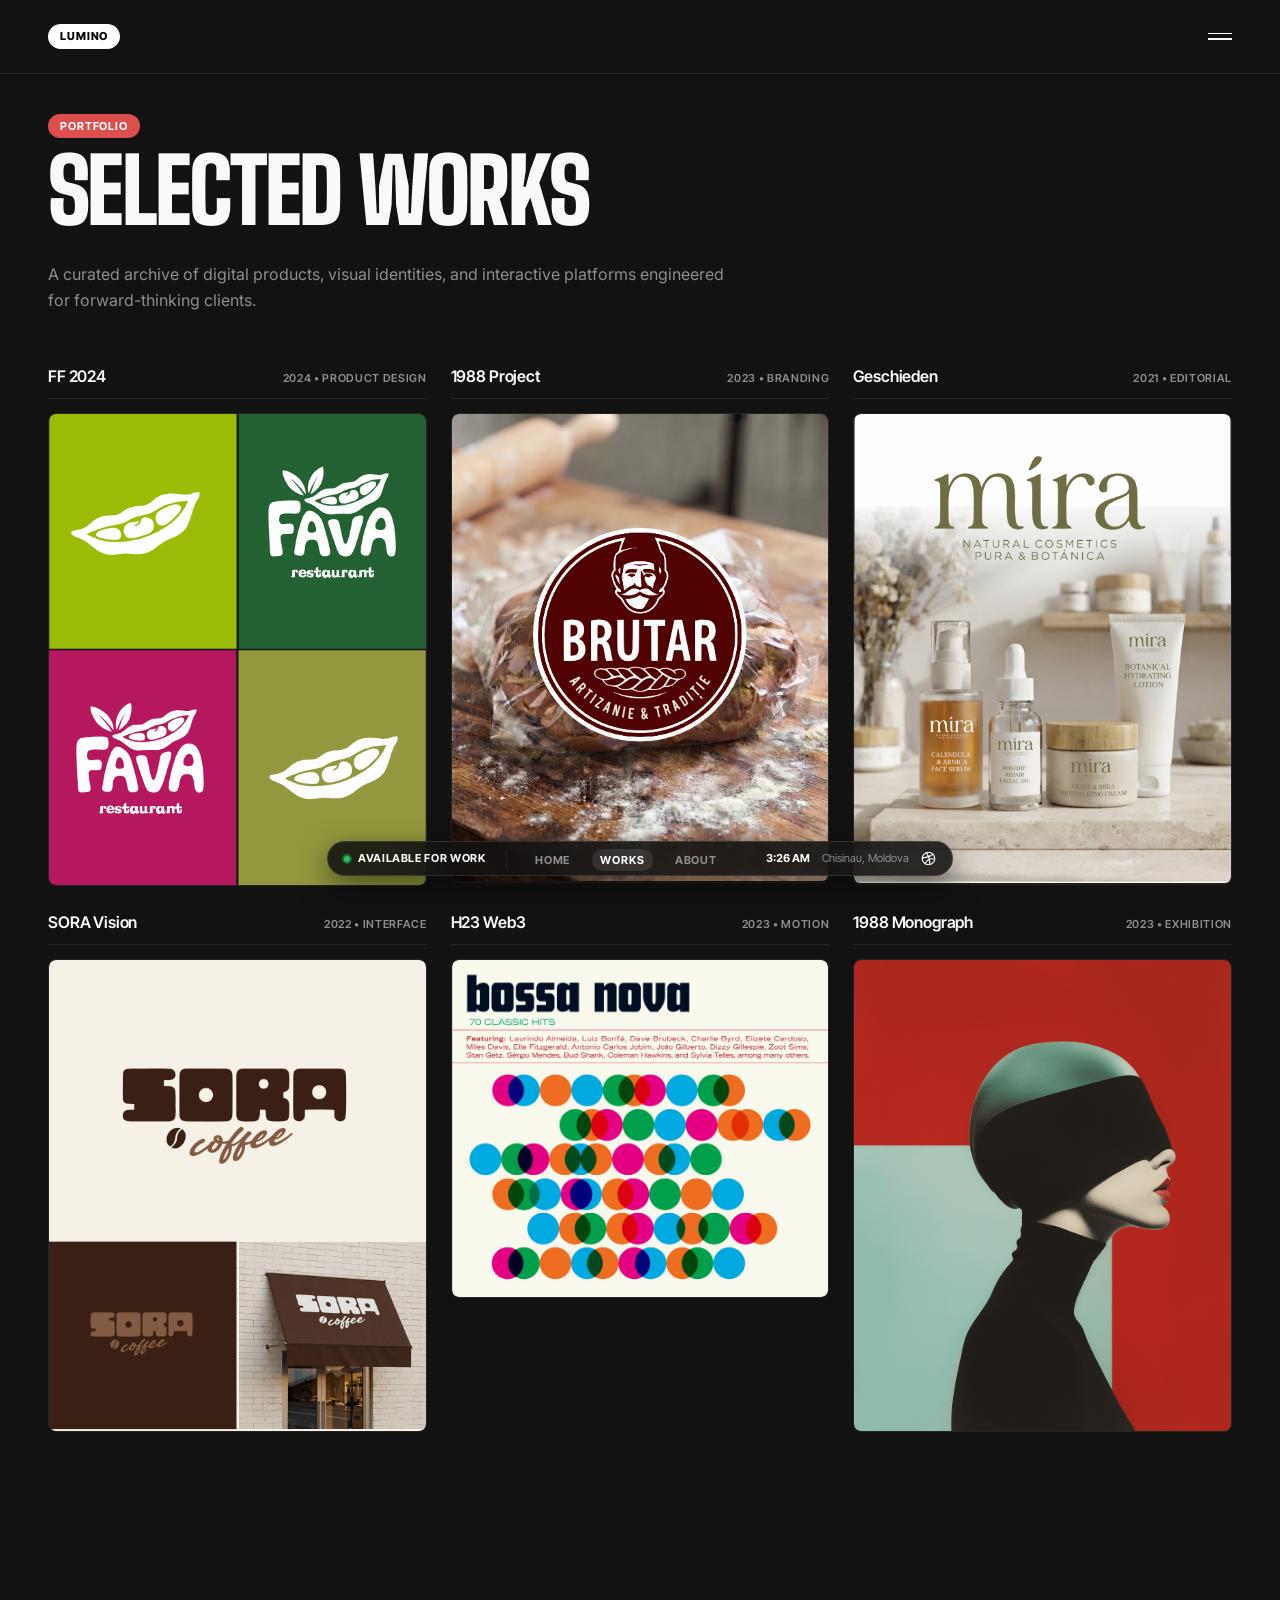
<file: works.html>
<!DOCTYPE html>
<html lang="en">
<head>
    <meta charset="UTF-8">
    <meta name="viewport" content="width=device-width, initial-scale=1.0">
    <title>Works &mdash; LUMINO DESIGN STUDIO (Dark Edition)</title>
    <!-- Google Fonts -->
    <link rel="preconnect" href="https://fonts.googleapis.com">
    <link rel="preconnect" href="https://fonts.gstatic.com" crossorigin>
    <link href="https://fonts.googleapis.com/css2?family=Big+Shoulders+Display:wght@700;900&family=Inter+Tight:ital,wght@0,400;0,500;0,600;0,700;1,500;1,700&family=Inter:wght@400;500;600&display=swap" rel="stylesheet">
    <link rel="stylesheet" href="assets/css/main.css">
</head>
<body>

    <!-- Minimal Dark Top Bar -->
    <header class="lumino-top-bar">
        <div class="lumino-container">
            <div class="lumino-top-bar__inner">
                <a href="index.html" class="lumino-logo-pill">Lumino</a>
                <div class="lumino-top-nav-toggle" aria-label="Menu">
                    <span></span>
                    <span></span>
                </div>
            </div>
        </div>
    </header>

    <main>
        <section class="lumino-dark-hero" style="padding-bottom: 20px;">
            <div class="lumino-container">
                <div class="lumino-section-heading-block" style="margin-bottom: 30px;">
                    <span class="lumino-badge-red" style="align-self: flex-start;">Portfolio</span>
                    <h1 class="lumino-section-huge-title" style="font-size: clamp(3rem, 7vw, 6rem);">Selected Works</h1>
                </div>
                <p style="font-size: 16px; color: var(--text-secondary); max-width: 700px; line-height: 1.6;">
                    A curated archive of digital products, visual identities, and interactive platforms engineered for forward-thinking clients.
                </p>
            </div>
        </section>

        <!-- 3-Column Adaptive Grid -->
        <section class="lumino-dark-works" style="padding-top: 30px;">
            <div class="lumino-container">
                <div class="lumino-dark-grid-3">
                    
                    <!-- Card 1 -->
                    <article class="lumino-dark-card" data-adaptive="true">
                        <a href="single-project.html">
                            <div class="lumino-dark-card__header">
                                <h3 class="lumino-dark-card__title">FF 2024</h3>
                                <span class="lumino-dark-card__tag">2024 &bull; Product Design</span>
                            </div>
                            <div class="lumino-dark-card__frame lumino-dark-card__frame--adaptive">
                                <img src="assets/images/fava.png" alt="FF 2024" class="lumino-dark-card__img" loading="eager">
                            </div>
                        </a>
                    </article>

                    <!-- Card 2 -->
                    <article class="lumino-dark-card" data-adaptive="true">
                        <a href="single-project.html">
                            <div class="lumino-dark-card__header">
                                <h3 class="lumino-dark-card__title">1988 Project</h3>
                                <span class="lumino-dark-card__tag">2023 &bull; Branding</span>
                            </div>
                            <div class="lumino-dark-card__frame lumino-dark-card__frame--adaptive">
                                <img src="assets/images/BRUT.png" alt="1988 Project" class="lumino-dark-card__img" loading="eager">
                            </div>
                        </a>
                    </article>

                    <!-- Card 3 -->
                    <article class="lumino-dark-card" data-adaptive="true">
                        <a href="single-project.html">
                            <div class="lumino-dark-card__header">
                                <h3 class="lumino-dark-card__title">Geschieden</h3>
                                <span class="lumino-dark-card__tag">2021 &bull; Editorial</span>
                            </div>
                            <div class="lumino-dark-card__frame lumino-dark-card__frame--adaptive">
                                <img src="assets/images/MIRA1.png" alt="Geschieden" class="lumino-dark-card__img" loading="lazy">
                            </div>
                        </a>
                    </article>

                    <!-- Card 4 -->
                    <article class="lumino-dark-card" data-adaptive="true">
                        <a href="single-project.html">
                            <div class="lumino-dark-card__header">
                                <h3 class="lumino-dark-card__title">SORA Vision</h3>
                                <span class="lumino-dark-card__tag">2022 &bull; Interface</span>
                            </div>
                            <div class="lumino-dark-card__frame lumino-dark-card__frame--adaptive">
                                <img src="assets/images/sora1.png" alt="SORA Vision" class="lumino-dark-card__img" loading="lazy">
                            </div>
                        </a>
                    </article>

                    <!-- Card 5 -->
                    <article class="lumino-dark-card" data-adaptive="true">
                        <a href="single-project.html">
                            <div class="lumino-dark-card__header">
                                <h3 class="lumino-dark-card__title">H23 Web3</h3>
                                <span class="lumino-dark-card__tag">2023 &bull; Motion</span>
                            </div>
                            <div class="lumino-dark-card__frame lumino-dark-card__frame--adaptive">
                                <img src="assets/images/donor/banner_portrait.jpg" alt="H23 Web3" class="lumino-dark-card__img" loading="lazy">
                            </div>
                        </a>
                    </article>

                    <!-- Card 6 -->
                    <article class="lumino-dark-card" data-adaptive="true">
                        <a href="single-project.html">
                            <div class="lumino-dark-card__header">
                                <h3 class="lumino-dark-card__title">1988 Monograph</h3>
                                <span class="lumino-dark-card__tag">2023 &bull; Exhibition</span>
                            </div>
                            <div class="lumino-dark-card__frame lumino-dark-card__frame--adaptive">
                                <img src="assets/images/donor/banner_1988.png" alt="1988 Monograph" class="lumino-dark-card__img" loading="lazy">
                            </div>
                        </a>
                    </article>

                </div>
            </div>
        </section>
    </main>

    <!-- FLOATING BOTTOM DOCK NAVIGATION -->
    <nav class="lumino-dock-wrapper" aria-label="Floating Navigation Dock">
        <div class="lumino-dock">
            <div class="lumino-dock__status">
                <span class="lumino-dock__dot"></span>
                <span>Available for work</span>
            </div>

            <div class="lumino-dock__divider"></div>

            <ul class="lumino-dock__menu">
                <li><a href="index.html">Home</a></li>
                <li><a href="works.html" class="active">Works</a></li>
                <li><a href="about.html">About</a></li>
            </ul>

            <div class="lumino-dock__divider"></div>

            <div class="lumino-dock__meta">
                <span id="lumino-live-clock" class="lumino-dock__time" data-timezone="Europe/Chisinau">7:00 AM</span>
                <span>Chisinau, Moldova</span>
                <a href="https://dribbble.com/Lu_mino" target="_blank" rel="noopener noreferrer" class="lumino-dock__dribbble" aria-label="Dribbble">
                    <svg width="15" height="15" viewBox="0 0 24 24" fill="none" stroke="currentColor" stroke-width="1.9" stroke-linecap="round" stroke-linejoin="round">
                        <circle cx="12" cy="12" r="10"></circle>
                        <path d="M19.13 5.09C15.22 9.14 10 10.44 2.25 10.94"></path>
                        <path d="M21.75 12.84c-6.62-1.41-12.14 1-14.9 7.42"></path>
                        <path d="M8.53 2.74c3.48 4.7 5.25 9.77 5.72 18.52"></path>
                    </svg>
                </a>
            </div>
        </div>
    </nav>

    <script src="assets/js/main.js"></script>
</body>
</html>
</file>
<file: assets/css/main.css>
/* -------------------------------------------------------------
 * LUMINO DESIGN STUDIO — OPERATOR DARK AESTHETIC
 * Inspired by Operator Dark Edition (shy-walrus-733223.framer.app)
 * ------------------------------------------------------------- */

:root {
    --bg-color: #121212;
    --bg-darker: #0a0a0a;
    --card-bg: #181818;
    --card-border: #262626;
    --card-img-placeholder: #1e1e1e;
    --text-primary: #f9f9f9;
    --text-secondary: #8e8e8e;
    --text-muted: #5a5a5a;
    --border-color: #242424;
    --border-light: rgba(255, 255, 255, 0.08);
    --border-subtle: rgba(255, 255, 255, 0.12);
    --accent-red: #db4f4f;
    --accent-red-hover: #e55c5c;
    --accent-green: #22c55e;

    --font-heading: 'Big Shoulders Display', sans-serif;
    --font-tight: 'Inter Tight', sans-serif;
    --font-body: 'Inter', -apple-system, BlinkMacSystemFont, 'Segoe UI', Roboto, sans-serif;

    --card-max-width: 552px;
    --card-default-aspect: 552 / 690;
    --container-max-width: 1240px;
    --container-padding: 28px;
}

/* Reset & Base */
*, *::before, *::after {
    box-sizing: border-box;
    margin: 0;
    padding: 0;
}

html {
    scroll-behavior: smooth;
    font-size: 16px;
    background-color: var(--bg-color);
    -webkit-text-size-adjust: 100%;
}

body {
    background-color: var(--bg-color);
    color: var(--text-primary);
    font-family: var(--font-body);
    font-size: 14px;
    line-height: 1.5;
    -webkit-font-smoothing: antialiased;
    -moz-osx-font-smoothing: grayscale;
    overflow-x: hidden;
    padding-bottom: 110px; /* Space for bottom floating dock */
}

a {
    color: inherit;
    text-decoration: none;
    transition: opacity 0.2s ease, color 0.2s ease;
}

img {
    max-width: 100%;
    height: auto;
    display: block;
}

button {
    font-family: inherit;
    background: none;
    border: none;
    cursor: pointer;
}

/* Container */
.lumino-container {
    width: 100%;
    max-width: var(--container-max-width);
    margin-left: auto;
    margin-right: auto;
    padding-left: var(--container-padding);
    padding-right: var(--container-padding);
}

/* Red Badges */
.lumino-badge-red {
    display: inline-flex;
    align-items: center;
    gap: 6px;
    padding: 4px 12px;
    background-color: var(--accent-red);
    color: #ffffff;
    font-family: var(--font-tight);
    font-size: 11px;
    font-weight: 700;
    text-transform: uppercase;
    letter-spacing: 0.08em;
    border-radius: 9999px;
    transition: background-color 0.2s ease, transform 0.2s ease;
    white-space: nowrap;
}

.lumino-badge-red:hover {
    background-color: var(--accent-red-hover);
    transform: translateY(-1px);
}

.lumino-badge-subtle {
    display: inline-flex;
    align-items: center;
    gap: 6px;
    padding: 4px 12px;
    background: rgba(255, 255, 255, 0.05);
    border: 1px solid var(--border-color);
    border-radius: 9999px;
    font-family: var(--font-tight);
    font-size: 11px;
    font-weight: 600;
    text-transform: uppercase;
    letter-spacing: 0.06em;
    color: var(--text-secondary);
}

/* -------------------------------------------------------------
 * TOP NAVIGATION (MINIMAL DARK BAR)
 * ------------------------------------------------------------- */
.lumino-top-bar {
    width: 100%;
    padding-top: 24px;
    padding-bottom: 24px;
    border-bottom: 1px solid var(--border-light);
}

.lumino-top-bar__inner {
    display: flex;
    justify-content: space-between;
    align-items: center;
}

.lumino-logo-pill {
    display: inline-flex;
    align-items: center;
    padding: 4px 12px;
    background: #ffffff;
    color: #000000;
    font-family: var(--font-tight);
    font-size: 11px;
    font-weight: 800;
    letter-spacing: 0.08em;
    text-transform: uppercase;
    border-radius: 9999px;
}

.lumino-top-nav-toggle {
    display: flex;
    flex-direction: column;
    gap: 4px;
    width: 24px;
    cursor: pointer;
}

.lumino-top-nav-toggle span {
    display: block;
    width: 100%;
    height: 1.5px;
    background-color: var(--text-primary);
}

/* -------------------------------------------------------------
 * HERO SECTION: GIANT TITLE & DOT MATRIX CANVAS
 * ------------------------------------------------------------- */
.lumino-dark-hero {
    padding-top: 40px;
    padding-bottom: 50px;
}

.lumino-giant-title {
    font-family: var(--font-heading);
    font-size: clamp(1.75rem, 8vw, 7.5rem);
    font-weight: 900;
    line-height: 1;
    letter-spacing: -0.035em;
    text-transform: uppercase;
    text-align: center;
    color: var(--text-primary);
    margin-bottom: 24px;
    width: 100%;
    white-space: nowrap;
    text-wrap: nowrap;
    overflow: hidden;
}

/* Interactive Canvas Halftone Grid */
.lumino-canvas-wrapper {
    position: relative;
    width: 100%;
    height: 220px;
    margin-bottom: 36px;
    overflow: hidden;
    background: transparent;
    cursor: crosshair;
}

#lumino-interactive-canvas {
    width: 100%;
    height: 100%;
    display: block;
}

/* Hero Meta Row (City / Bio / Socials) */
.lumino-hero-meta-row {
    display: grid;
    grid-template-columns: 180px 1fr 180px;
    gap: 32px;
    align-items: center;
    padding-top: 24px;
    padding-bottom: 36px;
    border-top: 1px solid var(--border-color);
    border-bottom: 1px solid var(--border-color);
    margin-bottom: 20px;
}

.lumino-hero-meta__location {
    font-family: var(--font-tight);
    font-size: 12px;
    font-weight: 600;
    text-transform: uppercase;
    letter-spacing: 0.08em;
    color: var(--text-secondary);
}

.lumino-hero-meta__bio {
    font-size: 14px;
    line-height: 1.6;
    color: var(--text-primary);
    text-align: center;
    max-width: 720px;
    margin: 0 auto;
}

.lumino-hero-meta__social {
    display: flex;
    justify-content: flex-end;
    align-items: center;
    gap: 16px;
}

.lumino-social-icon {
    display: inline-flex;
    align-items: center;
    justify-content: center;
    width: 32px;
    height: 32px;
    border-radius: 50%;
    background: rgba(255, 255, 255, 0.06);
    border: 1px solid var(--border-color);
    color: var(--text-primary);
    transition: all 0.2s ease;
}

.lumino-social-icon:hover {
    background: #ffffff;
    color: #000000;
    transform: translateY(-2px);
}

/* Hero 2-Column Showcase Banners */
.lumino-hero-banners {
    display: grid;
    grid-template-columns: repeat(2, 1fr);
    gap: 24px;
    margin-bottom: 80px;
}

.lumino-hero-banner-card {
    border-radius: 12px;
    overflow: hidden;
    background: var(--card-bg);
    border: 1px solid var(--border-color);
    position: relative;
    aspect-ratio: 16 / 10;
}

.lumino-hero-banner-card img {
    width: 100%;
    height: 100%;
    object-fit: cover;
    transition: transform 0.6s cubic-bezier(0.16, 1, 0.3, 1);
}

.lumino-hero-banner-card:hover img {
    transform: scale(1.03);
}

/* -------------------------------------------------------------
 * RECENT WORKS SECTION (DARK 3-COLUMN ADAPTIVE GRID)
 * ------------------------------------------------------------- */
.lumino-dark-works {
    padding-bottom: 90px;
}

.lumino-section-header-row {
    display: flex;
    justify-content: space-between;
    align-items: flex-end;
    padding-bottom: 28px;
    border-bottom: 1px solid var(--border-color);
    margin-bottom: 40px;
}

.lumino-section-heading-block {
    display: flex;
    flex-direction: column;
    gap: 12px;
}

.lumino-section-huge-title {
    font-family: var(--font-heading);
    font-size: clamp(2.5rem, 5vw, 4.5rem);
    font-weight: 900;
    line-height: 0.92;
    letter-spacing: -0.03em;
    text-transform: uppercase;
    color: var(--text-primary);
}

/* Stats in header */
.lumino-stats-group {
    display: flex;
    align-items: baseline;
    gap: 40px;
}

.lumino-stat-box {
    display: flex;
    align-items: baseline;
    gap: 8px;
}

.lumino-stat-box__num {
    font-family: var(--font-heading);
    font-size: clamp(2.8rem, 4vw, 4rem);
    font-weight: 900;
    color: var(--text-primary);
    line-height: 0.9;
}

.lumino-stat-box__label {
    font-family: var(--font-tight);
    font-size: 11px;
    font-weight: 600;
    text-transform: uppercase;
    letter-spacing: 0.06em;
    color: var(--text-secondary);
}

/* 3-Column Adaptive Grid */
.lumino-dark-grid-3 {
    display: grid;
    grid-template-columns: repeat(3, 1fr);
    gap: 24px;
}

/* Adaptive Card */
.lumino-dark-card {
    display: flex;
    flex-direction: column;
    cursor: pointer;
}

.lumino-dark-card__header {
    display: flex;
    justify-content: space-between;
    align-items: baseline;
    padding-bottom: 10px;
    border-bottom: 1px solid var(--border-color);
    margin-bottom: 14px;
}

.lumino-dark-card__title {
    font-family: var(--font-tight);
    font-size: 16px;
    font-weight: 600;
    color: var(--text-primary);
    letter-spacing: -0.01em;
}

.lumino-dark-card__tag {
    font-family: var(--font-tight);
    font-size: 11px;
    font-weight: 600;
    text-transform: uppercase;
    letter-spacing: 0.06em;
    color: var(--text-secondary);
}

.lumino-dark-card__frame {
    width: 100%;
    background-color: var(--card-bg);
    border: 1px solid var(--border-color);
    border-radius: 8px;
    overflow: hidden;
    position: relative;
    /* Default standard 552x690 ratio */
    aspect-ratio: var(--card-default-aspect);
    display: flex;
    align-items: center;
    justify-content: center;
}

.lumino-dark-card__frame--adaptive {
    aspect-ratio: auto;
    min-height: 180px;
    height: auto;
}

.lumino-dark-card__img {
    width: 100%;
    height: 100%;
    object-fit: cover;
    object-position: center;
    display: block;
    border-radius: 6px;
    transition: transform 0.65s cubic-bezier(0.16, 1, 0.3, 1);
}

.lumino-dark-card__frame--adaptive .lumino-dark-card__img {
    height: auto;
    object-fit: contain;
}

.lumino-dark-card:hover .lumino-dark-card__img {
    transform: scale(1.035);
}

/* -------------------------------------------------------------
 * SERVICES SECTION (2-COLUMN GRID ON DARK)
 * ------------------------------------------------------------- */
.lumino-dark-services {
    padding-bottom: 90px;
}

.lumino-services-wrapper {
    display: grid;
    grid-template-columns: 280px 1fr;
    gap: 40px;
    align-items: start;
}

.lumino-services-grid {
    display: grid;
    grid-template-columns: repeat(2, 1fr);
    gap: 20px;
}

.lumino-service-card {
    background: var(--card-bg);
    border: 1px solid var(--border-color);
    border-radius: 10px;
    padding: 28px;
    transition: border-color 0.2s ease, transform 0.2s ease;
}

.lumino-service-card:hover {
    border-color: rgba(255, 255, 255, 0.25);
    transform: translateY(-2px);
}

.lumino-service-card__num {
    font-family: var(--font-tight);
    font-size: 11px;
    font-weight: 700;
    color: var(--accent-red);
    margin-bottom: 16px;
    display: block;
    letter-spacing: 0.05em;
}

.lumino-service-card__title {
    font-family: var(--font-tight);
    font-size: 20px;
    font-weight: 600;
    color: var(--text-primary);
    margin-bottom: 12px;
    letter-spacing: -0.01em;
}

.lumino-service-card__text {
    font-size: 13px;
    line-height: 1.6;
    color: var(--text-secondary);
}

/* -------------------------------------------------------------
 * ARCHIVE WORK SECTION (ASYMMETRIC MASONRY)
 * ------------------------------------------------------------- */
.lumino-dark-archive {
    padding-bottom: 120px;
}

.lumino-archive-wrapper {
    display: grid;
    grid-template-columns: 280px 1fr;
    gap: 40px;
    align-items: start;
}

.lumino-archive-masonry {
    display: grid;
    grid-template-columns: repeat(2, 1fr);
    gap: 24px;
}

.lumino-archive-column {
    display: flex;
    flex-direction: column;
    gap: 24px;
}

.lumino-archive-tile {
    border-radius: 10px;
    overflow: hidden;
    background: var(--card-bg);
    border: 1px solid var(--border-color);
    position: relative;
    cursor: pointer;
}

.lumino-archive-tile img {
    width: 100%;
    height: auto;
    display: block;
    transition: transform 0.5s cubic-bezier(0.16, 1, 0.3, 1);
}

.lumino-archive-tile:hover img {
    transform: scale(1.035);
}

/* -------------------------------------------------------------
 * FLOATING BOTTOM DOCK NAVIGATION
 * ------------------------------------------------------------- */
.lumino-dock-wrapper {
    position: fixed;
    bottom: 24px;
    left: 0;
    width: 100%;
    display: flex;
    justify-content: center;
    z-index: 999;
    pointer-events: none;
}

.lumino-dock {
    pointer-events: auto;
    display: flex;
    align-items: center;
    gap: 20px;
    background: rgba(18, 18, 18, 0.88);
    backdrop-filter: blur(20px);
    -webkit-backdrop-filter: blur(20px);
    border: 1px solid var(--border-subtle);
    padding: 6px 16px;
    border-radius: 9999px;
    box-shadow: 0 10px 30px rgba(0, 0, 0, 0.5);
}

.lumino-dock__status {
    display: flex;
    align-items: center;
    gap: 8px;
    font-family: var(--font-tight);
    font-size: 11px;
    font-weight: 700;
    letter-spacing: 0.06em;
    text-transform: uppercase;
    color: var(--text-primary);
}

.lumino-dock__dot {
    width: 6px;
    height: 6px;
    border-radius: 50%;
    background-color: var(--accent-green);
    position: relative;
}

.lumino-dock__dot::after {
    content: '';
    position: absolute;
    top: -2px;
    left: -2px;
    width: 10px;
    height: 10px;
    border-radius: 50%;
    background-color: rgba(34, 197, 94, 0.4);
    animation: statusPulse 2s infinite ease-out;
}

.lumino-dock__divider {
    width: 1px;
    height: 18px;
    background: var(--border-color);
}

.lumino-dock__menu {
    display: flex;
    align-items: center;
    gap: 14px;
    list-style: none;
}

.lumino-dock__menu a {
    font-family: var(--font-tight);
    font-size: 11px;
    font-weight: 700;
    letter-spacing: 0.08em;
    text-transform: uppercase;
    color: var(--text-secondary);
    padding: 4px 8px;
    border-radius: 9999px;
    transition: all 0.2s ease;
}

.lumino-dock__menu a:hover,
.lumino-dock__menu a.active {
    color: #ffffff;
    background: rgba(255, 255, 255, 0.1);
}

.lumino-dock__meta {
    display: flex;
    align-items: center;
    gap: 12px;
    font-family: var(--font-tight);
    font-size: 11px;
    color: var(--text-secondary);
}

.lumino-dock__time {
    color: #ffffff;
    font-weight: 700;
    font-variant-numeric: tabular-nums;
}

.lumino-dock__dribbble {
    color: var(--text-primary);
    display: flex;
    align-items: center;
    transition: transform 0.2s ease;
}

.lumino-dock__dribbble:hover {
    transform: scale(1.15);
}

/* -------------------------------------------------------------
 * RESPONSIVE BREAKPOINTS (DARK STYLING)
 * ------------------------------------------------------------- */
@media (max-width: 1024px) {
    .lumino-hero-meta-row {
        grid-template-columns: 1fr;
        text-align: center;
        gap: 16px;
    }

    .lumino-hero-meta__social {
        justify-content: center;
    }

    .lumino-dark-grid-3 {
        grid-template-columns: repeat(2, 1fr);
    }

    .lumino-services-wrapper,
    .lumino-archive-wrapper {
        grid-template-columns: 1fr;
    }
}

@media (max-width: 768px) {
    .lumino-hero-banners {
        grid-template-columns: 1fr;
    }

    .lumino-dark-grid-3 {
        grid-template-columns: 1fr;
    }

    .lumino-services-grid {
        grid-template-columns: 1fr;
    }

    .lumino-archive-masonry {
        grid-template-columns: 1fr;
    }

    .lumino-section-header-row {
        flex-direction: column;
        align-items: flex-start;
        gap: 20px;
    }

    .lumino-dock {
        padding: 6px 12px;
        gap: 10px;
    }

    .lumino-dock__status span:last-child {
        display: none; /* Icon only */
    }

    .lumino-dock__meta span:last-child {
        display: none;
    }
}

@media (max-width: 480px) {
    .lumino-giant-title {
        font-size: clamp(1.35rem, 7.6vw, 2.4rem);
        letter-spacing: -0.02em;
    }
}
</file>
